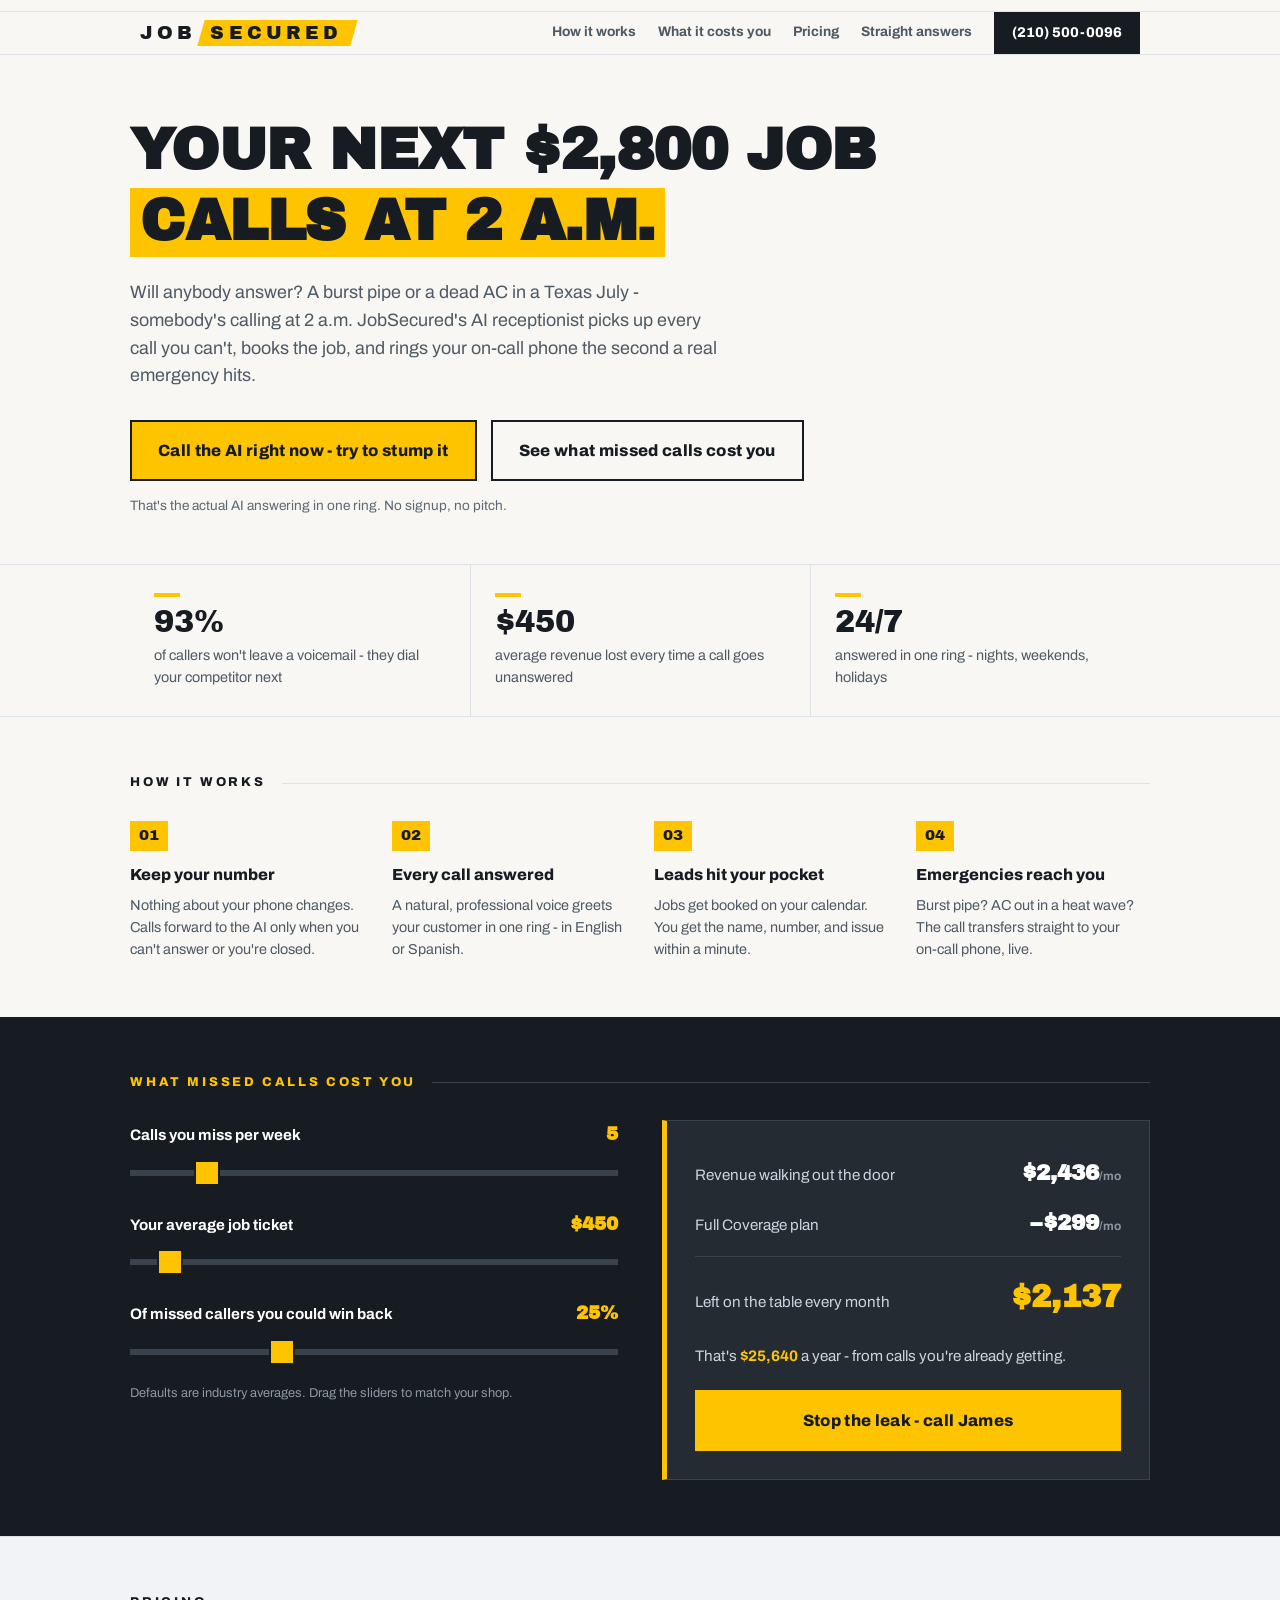
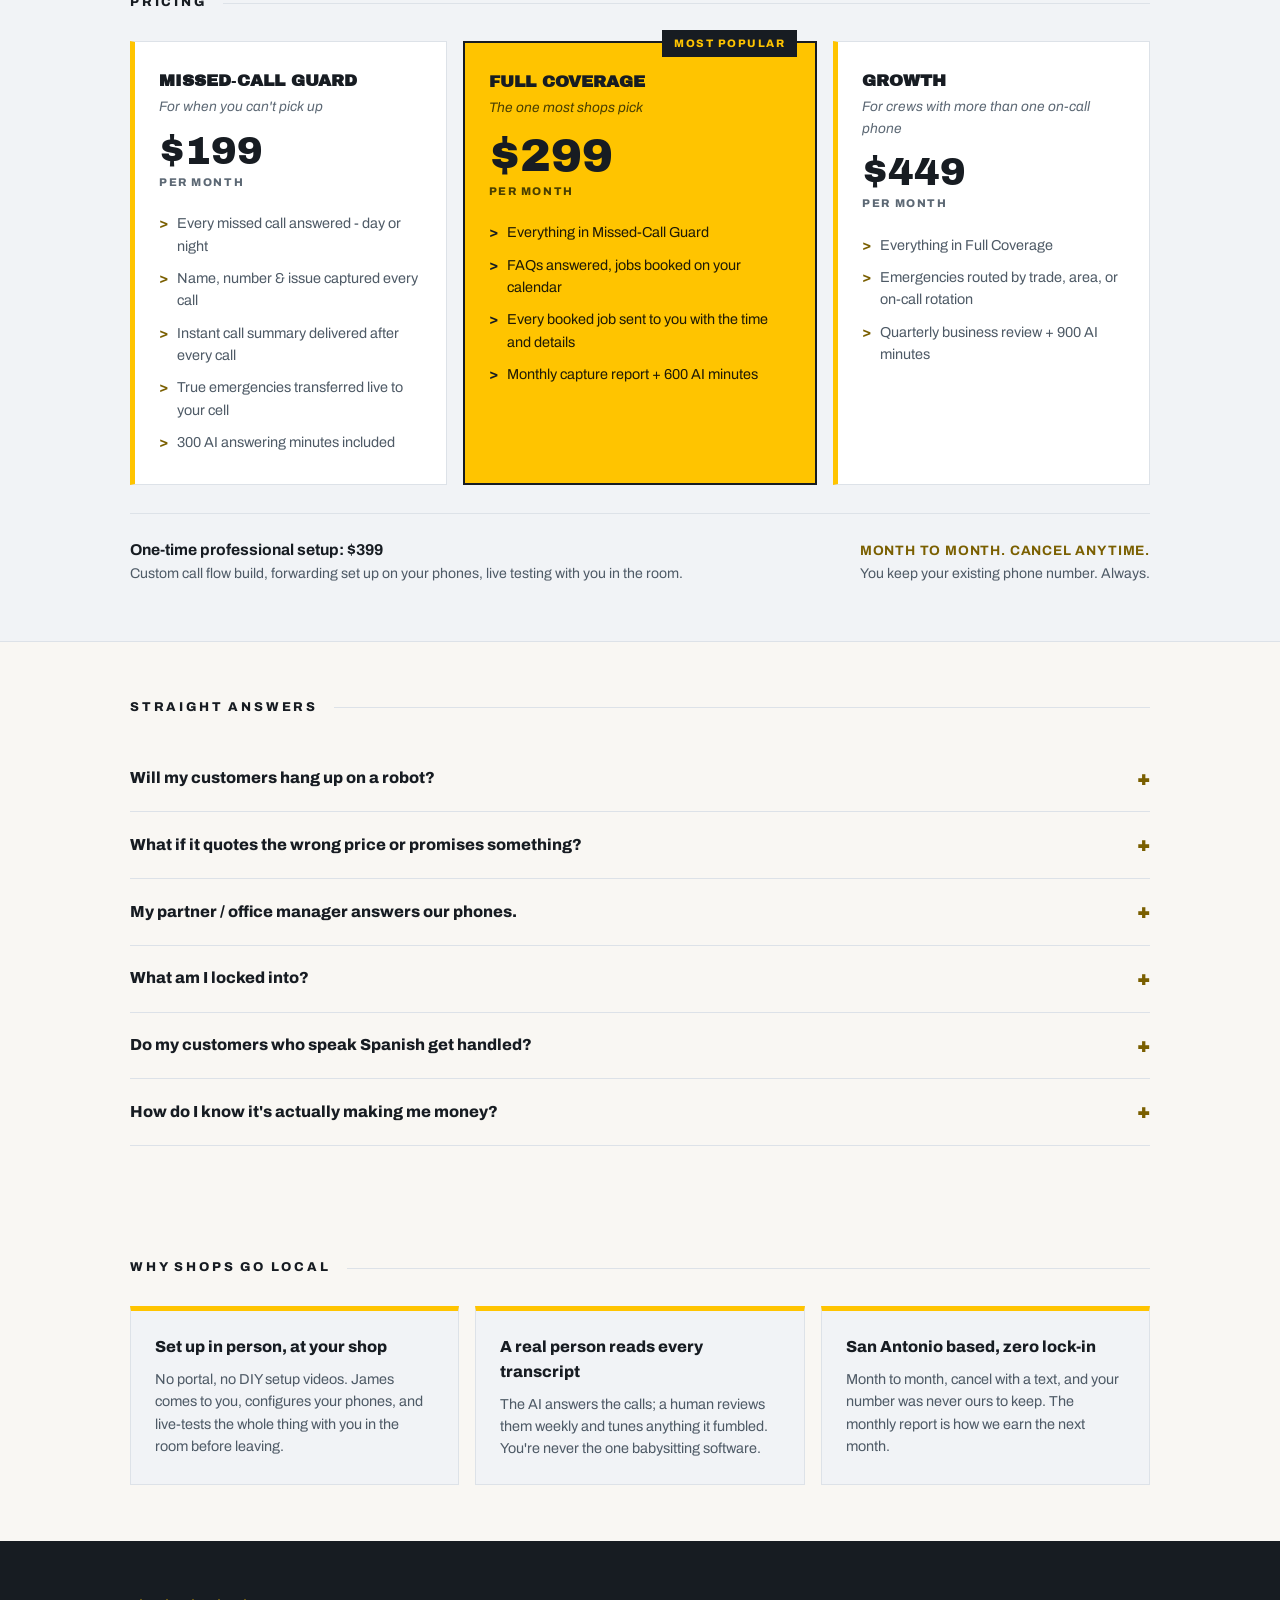
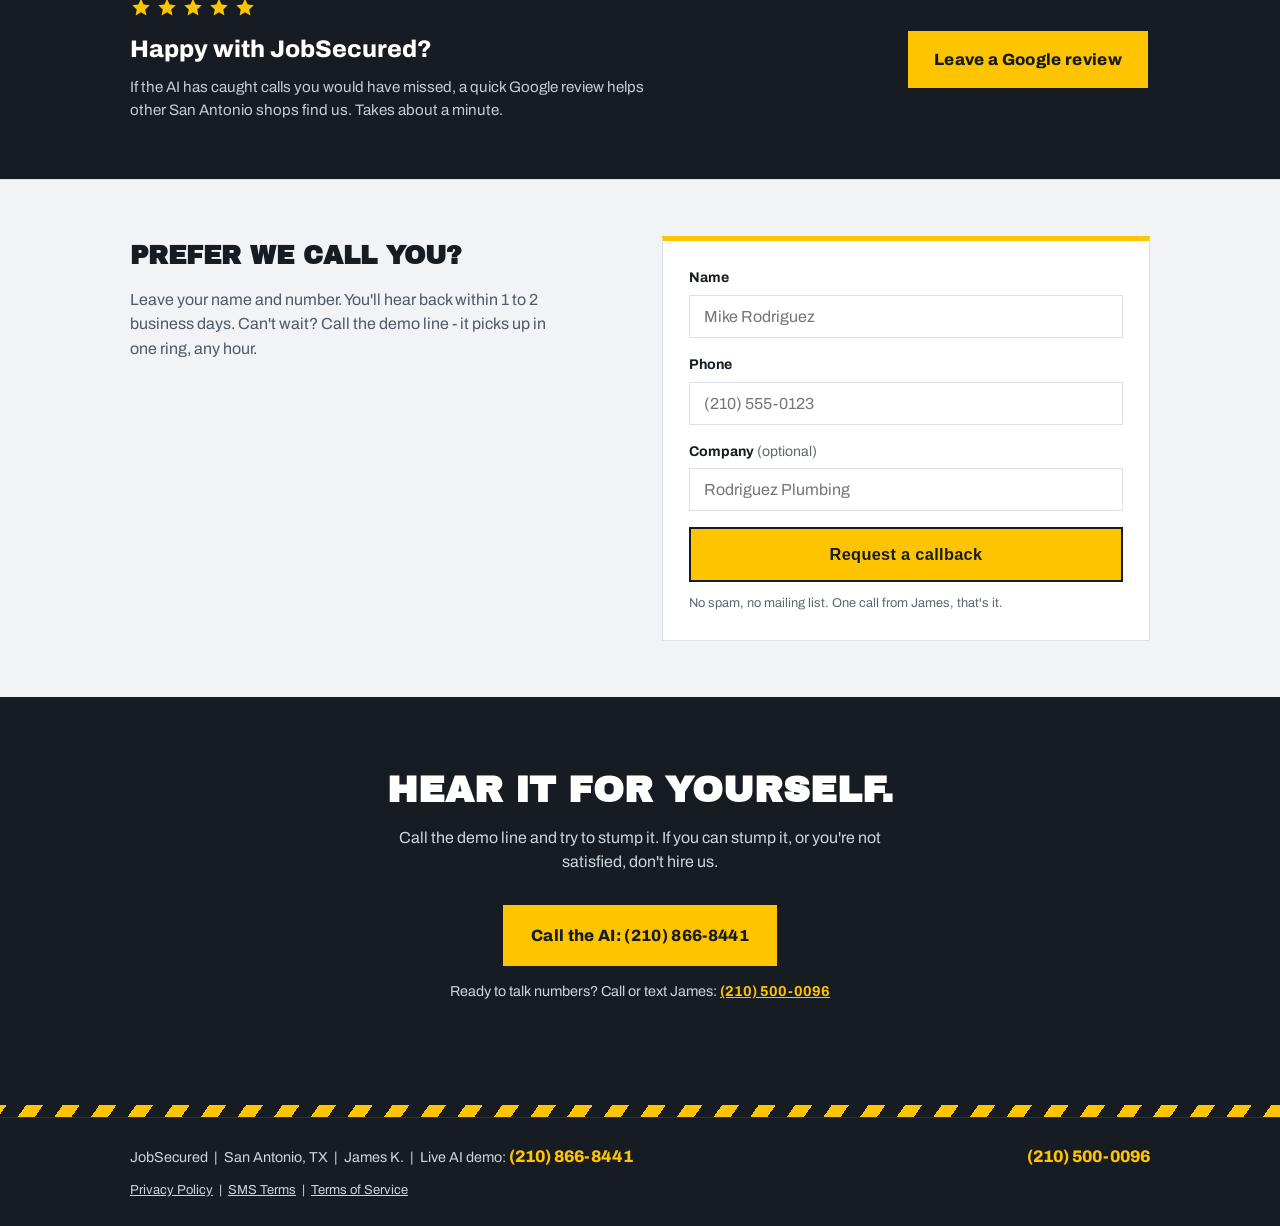
<file: index.html>
<!DOCTYPE html>
<html lang="en">
<head>
<meta charset="UTF-8">
<meta name="viewport" content="width=device-width, initial-scale=1.0">
<title>JobSecured | AI Call Answering for Plumbing &amp; HVAC | San Antonio, TX</title>
<meta name="description" content="JobSecured's AI receptionist answers every plumbing and HVAC call you can't - 24/7. Books the job, sends you the lead, transfers real emergencies to your on-call phone. San Antonio, TX.">
<meta property="og:title" content="JobSecured | Never Miss Another Emergency Call">
<meta property="og:description" content="An AI receptionist answers when you're under a sink or asleep. Books the job, sends you the lead, rings you for true emergencies.">
<meta property="og:type" content="website">
<meta property="og:url" content="https://jobsecured.co/">
<meta property="og:site_name" content="JobSecured">
<meta property="og:image" content="https://jobsecured.co/og-image.png">
<meta property="og:image:width" content="1200">
<meta property="og:image:height" content="630">
<meta property="og:image:alt" content="JobSecured - AI call answering for plumbing and HVAC companies in San Antonio">
<link rel="canonical" href="https://jobsecured.co/">
<meta name="twitter:card" content="summary_large_image">
<meta name="twitter:title" content="JobSecured | Never Miss Another Emergency Call">
<meta name="twitter:description" content="An AI receptionist answers when you can't. Books the job, sends you the lead, rings you for true emergencies. San Antonio, TX.">
<meta name="twitter:image" content="https://jobsecured.co/og-image.png">
<meta name="theme-color" content="#171C22">
<meta name="geo.region" content="US-TX">
<meta name="geo.placename" content="San Antonio">
<link rel="preconnect" href="https://fonts.googleapis.com">
<link rel="preconnect" href="https://fonts.gstatic.com" crossorigin>
<link href="https://fonts.googleapis.com/css2?family=Archivo:wdth,wght@75..100,400..900&family=Archivo+Black&display=swap" rel="stylesheet">
<link rel="icon" href="favicon.svg" type="image/svg+xml">
<link rel="stylesheet" href="styles.css">
<script type="application/ld+json">
{
  "@context": "https://schema.org",
  "@type": "LocalBusiness",
  "name": "JobSecured",
  "url": "https://jobsecured.co",
  "image": "https://jobsecured.co/og-image.png",
  "description": "24/7 AI call answering for plumbing and HVAC companies. Every missed call answered, every lead captured, emergencies transferred live.",
  "telephone": "+1-210-500-0096",
  "address": {"@type": "PostalAddress", "addressLocality": "San Antonio", "addressRegion": "TX", "addressCountry": "US"},
  "areaServed": "San Antonio, TX",
  "priceRange": "$199-$449/month"
}
</script>
<script type="application/ld+json">
{
  "@context": "https://schema.org",
  "@type": "FAQPage",
  "mainEntity": [
    {"@type": "Question", "name": "Will my customers hang up on a robot?",
     "acceptedAnswer": {"@type": "Answer", "text": "Some might - but 93% of callers already hang up on your voicemail, so the AI only ever talks to people you were losing anyway. It talks like a person, not a press-1 phone tree. Call the demo and judge for yourself."}},
    {"@type": "Question", "name": "What if it quotes the wrong price or promises something?",
     "acceptedAnswer": {"@type": "Answer", "text": "It can't. It's hard-locked to the price ranges you approve, and it always says your tech confirms exact pricing on site. You approve every word before it goes live, and every transcript gets reviewed weekly."}},
    {"@type": "Question", "name": "My partner or office manager answers our phones.",
     "acceptedAnswer": {"@type": "Answer", "text": "Then you're ahead of most shops. This isn't a replacement for them - it's for when they're at lunch, on the other line, or asleep. Every one of those calls currently hits voicemail. They get a summary of everything it catches."}},
    {"@type": "Question", "name": "What am I locked into?",
     "acceptedAnswer": {"@type": "Answer", "text": "Nothing. Month to month, cancel with a text. Forwarding reverts with one dial code and your number was never ours to keep. The monthly report is how we earn the next month."}},
    {"@type": "Question", "name": "Do my customers who speak Spanish get handled?",
     "acceptedAnswer": {"@type": "Answer", "text": "Yes - same booking, same emergency transfer, in Spanish. We configure the greeting to handle both from day one."}},
    {"@type": "Question", "name": "How do I know it's actually making me money?",
     "acceptedAnswer": {"@type": "Answer", "text": "Every month you get one page: calls answered, after-hours calls caught, jobs booked, and what those jobs were worth. If that page doesn't clearly beat the monthly fee, fire us. That's the whole deal."}}
  ]
}
</script>
</head>
<body>

<a class="skip-link" href="#main">Skip to main content</a>

<div class="hazard hazard-top" aria-hidden="true"></div>

<header id="top">
  <div class="wrap head-in">
    <a class="wordmark" href="#top">JOB<span class="wm-hl">SECURED</span></a>
    <nav class="main-nav" aria-label="Main">
      <a href="#how">How it works</a>
      <a href="#calculator">What it costs you</a>
      <a href="#pricing">Pricing</a>
      <a href="#answers">Straight answers</a>
    </nav>
    <a class="head-call" href="tel:+12105000096">(210) 500‑0096</a>
    <button class="nav-toggle" aria-label="Open menu" aria-expanded="false">
      <span></span><span></span><span></span>
    </button>
  </div>
  <nav class="mobile-nav" aria-label="Mobile">
    <a href="#how">How it works</a>
    <a href="#calculator">What it costs you</a>
    <a href="#pricing">Pricing</a>
    <a href="#answers">Straight answers</a>
    <a href="tel:+12105000096" class="mob-call">Call (210) 500‑0096</a>
  </nav>
</header>

<main id="main">

<section class="hero">
  <div class="wrap">
    <h1 class="reveal">Your next $2,800 job<br><span class="hl">calls at 2 a.m.</span></h1>
    <p class="lede reveal">Will anybody answer? A burst pipe or a dead AC in a Texas July - somebody's calling at 2 a.m. JobSecured's AI receptionist picks up every call you can't, books the job, and rings your on‑call phone the second a real emergency hits.</p>
    <div class="cta-row reveal">
      <a class="btn btn-solid" href="tel:+12108668441">Call the AI right now - try to stump it</a>
      <a class="btn btn-ghost" href="#calculator">See what missed calls cost you</a>
    </div>
    <p class="cta-note reveal">That's the actual AI answering in one ring. No signup, no pitch.</p>
  </div>
</section>

<div class="stats">
  <div class="wrap stats-in">
    <div class="stat reveal"><div class="tick"></div><div class="big">93%</div><div class="lbl">of callers won't leave a voicemail - they dial your competitor next</div></div>
    <div class="stat reveal"><div class="tick"></div><div class="big">$450</div><div class="lbl">average revenue lost every time a call goes unanswered</div></div>
    <div class="stat reveal"><div class="tick"></div><div class="big">24/7</div><div class="lbl">answered in one ring - nights, weekends, holidays</div></div>
  </div>
</div>

<section id="how">
  <div class="wrap">
    <h2 class="kicker">How it works</h2>
    <div class="steps">
      <div class="step reveal"><span class="num">01</span><h3>Keep your number</h3><p>Nothing about your phone changes. Calls forward to the AI only when you can't answer or you're closed.</p></div>
      <div class="step reveal"><span class="num">02</span><h3>Every call answered</h3><p>A natural, professional voice greets your customer in one ring - in English or Spanish.</p></div>
      <div class="step reveal"><span class="num">03</span><h3>Leads hit your pocket</h3><p>Jobs get booked on your calendar. You get the name, number, and issue within a minute.</p></div>
      <div class="step reveal"><span class="num">04</span><h3>Emergencies reach you</h3><p>Burst pipe? AC out in a heat wave? The call transfers straight to your on‑call phone, live.</p></div>
    </div>
  </div>
</section>

<section class="calc" id="calculator">
  <div class="wrap">
    <h2 class="kicker kicker-dark">What missed calls cost you</h2>
    <div class="calc-grid">
      <div class="calc-controls">
        <label for="missed">Calls you miss per week
          <span class="calc-val" id="missedVal">5</span>
        </label>
        <input type="range" id="missed" min="1" max="30" value="5" step="1">
        <label for="ticket">Your average job ticket
          <span class="calc-val" id="ticketVal">$450</span>
        </label>
        <input type="range" id="ticket" min="100" max="6000" value="450" step="50">
        <label for="close">Of missed callers you could win back
          <span class="calc-val" id="closeVal">25%</span>
        </label>
        <input type="range" id="close" min="10" max="60" value="25" step="5">
        <p class="calc-fine">Defaults are industry averages. Drag the sliders to match your shop.</p>
      </div>
      <div class="calc-result">
        <div class="calc-line">
          <span>Revenue walking out the door</span>
          <strong id="lostMonthly">$2,437<small>/mo</small></strong>
        </div>
        <div class="calc-line">
          <span>Full Coverage plan</span>
          <strong>−$299<small>/mo</small></strong>
        </div>
        <div class="calc-divider"></div>
        <div class="calc-line calc-net">
          <span>Left on the table every month</span>
          <strong id="netMonthly">$2,138</strong>
        </div>
        <p class="calc-year" id="calcNote"></p>
        <a class="btn btn-solid calc-btn" href="tel:+12105000096">Stop the leak - call James</a>
      </div>
    </div>
  </div>
</section>

<section class="pricing" id="pricing">
  <div class="wrap">
    <h2 class="kicker">Pricing</h2>
    <div class="tiers">
      <div class="tier reveal">
        <h3>Missed‑Call Guard</h3>
        <p class="tag">For when you can't pick up</p>
        <div class="price">$199</div>
        <div class="per">PER MONTH</div>
        <ul>
          <li>Every missed call answered - day or night</li>
          <li>Name, number &amp; issue captured every call</li>
          <li>Instant call summary delivered after every call</li>
          <li>True emergencies transferred live to your cell</li>
          <li>300 AI answering minutes included</li>
        </ul>
      </div>
      <div class="tier hot reveal">
        <span class="chip">Most Popular</span>
        <h3>Full Coverage</h3>
        <p class="tag">The one most shops pick</p>
        <div class="price">$299</div>
        <div class="per">PER MONTH</div>
        <ul>
          <li>Everything in Missed‑Call Guard</li>
          <li>FAQs answered, jobs booked on your calendar</li>
          <li>Every booked job sent to you with the time and details</li>
          <li>Monthly capture report + 600 AI minutes</li>
        </ul>
      </div>
      <div class="tier reveal">
        <h3>Growth</h3>
        <p class="tag">For crews with more than one on‑call phone</p>
        <div class="price">$449</div>
        <div class="per">PER MONTH</div>
        <ul>
          <li>Everything in Full Coverage</li>
          <li>Emergencies routed by trade, area, or on‑call rotation</li>
          <li>Quarterly business review + 900 AI minutes</li>
        </ul>
      </div>
    </div>
    <div class="setup">
      <div class="l">
        <b>One‑time professional setup: $399</b>
        <p>Custom call flow build, forwarding set up on your phones, live testing with you in the room.</p>
      </div>
      <div class="r">
        <b>Month to month. Cancel anytime.</b>
        <p>You keep your existing phone number. Always.</p>
      </div>
    </div>
  </div>
</section>

<section class="faq" id="answers">
  <div class="wrap">
    <h2 class="kicker">Straight answers</h2>
    <details>
      <summary>Will my customers hang up on a robot?</summary>
      <div class="a">Some might - but 93% of callers already hang up on your voicemail, so the AI only ever talks to people you were losing anyway. It talks like a person, not a press‑1 phone tree. Call the demo and judge for yourself.</div>
    </details>
    <details>
      <summary>What if it quotes the wrong price or promises something?</summary>
      <div class="a">It can't. It's hard‑locked to the price ranges you approve, and it always says your tech confirms exact pricing on site. You approve every word before it goes live, and every transcript gets reviewed weekly.</div>
    </details>
    <details>
      <summary>My partner / office manager answers our phones.</summary>
      <div class="a">Then you're ahead of most shops. This isn't a replacement for them - it's for when they're at lunch, on the other line, or asleep. Every one of those calls currently hits voicemail. They get a summary of everything it catches.</div>
    </details>
    <details>
      <summary>What am I locked into?</summary>
      <div class="a">Nothing. Month to month, cancel with a text. Forwarding reverts with one dial code and your number was never ours to keep. The monthly report is how we earn the next month.</div>
    </details>
    <details>
      <summary>Do my customers who speak Spanish get handled?</summary>
      <div class="a">Yes - same booking, same emergency transfer, in Spanish. We configure the greeting to handle both from day one.</div>
    </details>
    <details>
      <summary>How do I know it's actually making me money?</summary>
      <div class="a">Every month you get one page: calls answered, after‑hours calls caught, jobs booked, and what those jobs were worth. If that page doesn't clearly beat the monthly fee, fire us. That's the whole deal.</div>
    </details>
  </div>
</section>

<section class="local" id="local">
  <div class="wrap">
    <h2 class="kicker">Why shops go local</h2>
    <div class="local-grid">
      <div class="local-card reveal">
        <h3>Set up in person, at your shop</h3>
        <p>No portal, no DIY setup videos. James comes to you, configures your phones, and live-tests the whole thing with you in the room before leaving.</p>
      </div>
      <div class="local-card reveal">
        <h3>A real person reads every transcript</h3>
        <p>The AI answers the calls; a human reviews them weekly and tunes anything it fumbled. You're never the one babysitting software.</p>
      </div>
      <div class="local-card reveal">
        <h3>San Antonio based, zero lock‑in</h3>
        <p>Month to month, cancel with a text, and your number was never ours to keep. The monthly report is how we earn the next month.</p>
      </div>
    </div>
    <!-- TESTIMONIALS: activate when you have real client quotes. Never publish invented ones.
    <div class="quotes">
      <blockquote class="quote reveal">
        <p>"Quote from the client, in their words."</p>
        <cite>Name, Company - Neighborhood</cite>
      </blockquote>
    </div>
    -->
  </div>
</section>

<section class="review-band" id="review">
  <div class="wrap review-in">
    <div class="review-copy reveal">
      <div class="review-stars" aria-hidden="true">
        <svg viewBox="0 0 24 24" width="22" height="22"><path fill="currentColor" d="M12 2l2.9 6.26 6.6.76-4.9 4.55 1.32 6.5L12 16.77 6.08 20.07 7.4 13.57 2.5 9.02l6.6-.76z"/></svg>
        <svg viewBox="0 0 24 24" width="22" height="22"><path fill="currentColor" d="M12 2l2.9 6.26 6.6.76-4.9 4.55 1.32 6.5L12 16.77 6.08 20.07 7.4 13.57 2.5 9.02l6.6-.76z"/></svg>
        <svg viewBox="0 0 24 24" width="22" height="22"><path fill="currentColor" d="M12 2l2.9 6.26 6.6.76-4.9 4.55 1.32 6.5L12 16.77 6.08 20.07 7.4 13.57 2.5 9.02l6.6-.76z"/></svg>
        <svg viewBox="0 0 24 24" width="22" height="22"><path fill="currentColor" d="M12 2l2.9 6.26 6.6.76-4.9 4.55 1.32 6.5L12 16.77 6.08 20.07 7.4 13.57 2.5 9.02l6.6-.76z"/></svg>
        <svg viewBox="0 0 24 24" width="22" height="22"><path fill="currentColor" d="M12 2l2.9 6.26 6.6.76-4.9 4.55 1.32 6.5L12 16.77 6.08 20.07 7.4 13.57 2.5 9.02l6.6-.76z"/></svg>
      </div>
      <h2>Happy with JobSecured?</h2>
      <p>If the AI has caught calls you would have missed, a quick Google review helps other San Antonio shops find us. Takes about a minute.</p>
    </div>
    <a class="btn btn-solid review-btn reveal" href="https://g.page/r/CVqztZ7N7uJ9EAI/review" target="_blank" rel="noopener">Leave a Google review</a>
  </div>
</section>

<section class="contact" id="contact">
  <div class="wrap contact-grid">
    <div class="contact-copy">
      <h2>Prefer we call you?</h2>
      <p>Leave your name and number. You'll hear back within 1 to 2 business days. Can't wait? Call the demo line - it picks up in one ring, any hour.</p>
    </div>
    <form class="lead-form" action="https://formspree.io/f/mnjkrvor" method="POST">
      <input type="hidden" name="_subject" value="New lead - jobsecured.co callback request">
      <input type="text" name="_gotcha" style="display:none" tabindex="-1" autocomplete="off" aria-hidden="true">
      <label>Name
        <input type="text" name="name" required autocomplete="name" placeholder="Mike Rodriguez">
      </label>
      <label>Phone
        <input type="tel" name="phone" required autocomplete="tel" placeholder="(210) 555‑0123">
      </label>
      <label>Company <span class="opt">(optional)</span>
        <input type="text" name="company" autocomplete="organization" placeholder="Rodriguez Plumbing">
      </label>
      <button type="submit" class="btn btn-solid">Request a callback</button>
      <p class="form-fine">No spam, no mailing list. One call from James, that's it.</p>
    </form>
  </div>
</section>

<div class="final">
  <h2>Hear it for yourself.</h2>
  <p>Call the demo line and try to stump it. If you can stump it, or you're not satisfied, don't hire us.</p>
  <a class="btn btn-solid" href="tel:+12108668441">Call the AI: (210) 866‑8441</a>
  <p class="alt-cta">Ready to talk numbers? Call or text James: <a href="tel:+12105000096">(210) 500‑0096</a></p>
</div>

</main>

<div class="hazard" aria-hidden="true"></div>

<footer>
  <div class="wrap foot-in">
    <span>JobSecured &nbsp;|&nbsp; San Antonio, TX &nbsp;|&nbsp; James K. &nbsp;|&nbsp; Live AI demo: <a class="ph" href="tel:+12108668441">(210) 866‑8441</a></span>
    <a class="ph" href="tel:+12105000096">(210) 500‑0096</a>
  </div>
  <div class="wrap" style="margin-top:10px;font-size:13px;">
    <a class="ph" href="privacy.html">Privacy Policy</a>&nbsp;&nbsp;|&nbsp;&nbsp;<a class="ph" href="sms-terms.html">SMS Terms</a>&nbsp;&nbsp;|&nbsp;&nbsp;<a class="ph" href="terms.html">Terms of Service</a>
  </div>
</footer>

<a class="callbar" href="tel:+12108668441">Tap to call - hear the AI live</a>

<script src="main.js"></script>
<script data-goatcounter="https://jobsecured.goatcounter.com/count" async src="//gc.zgo.at/count.js"></script>
</body>
</html>
</file>
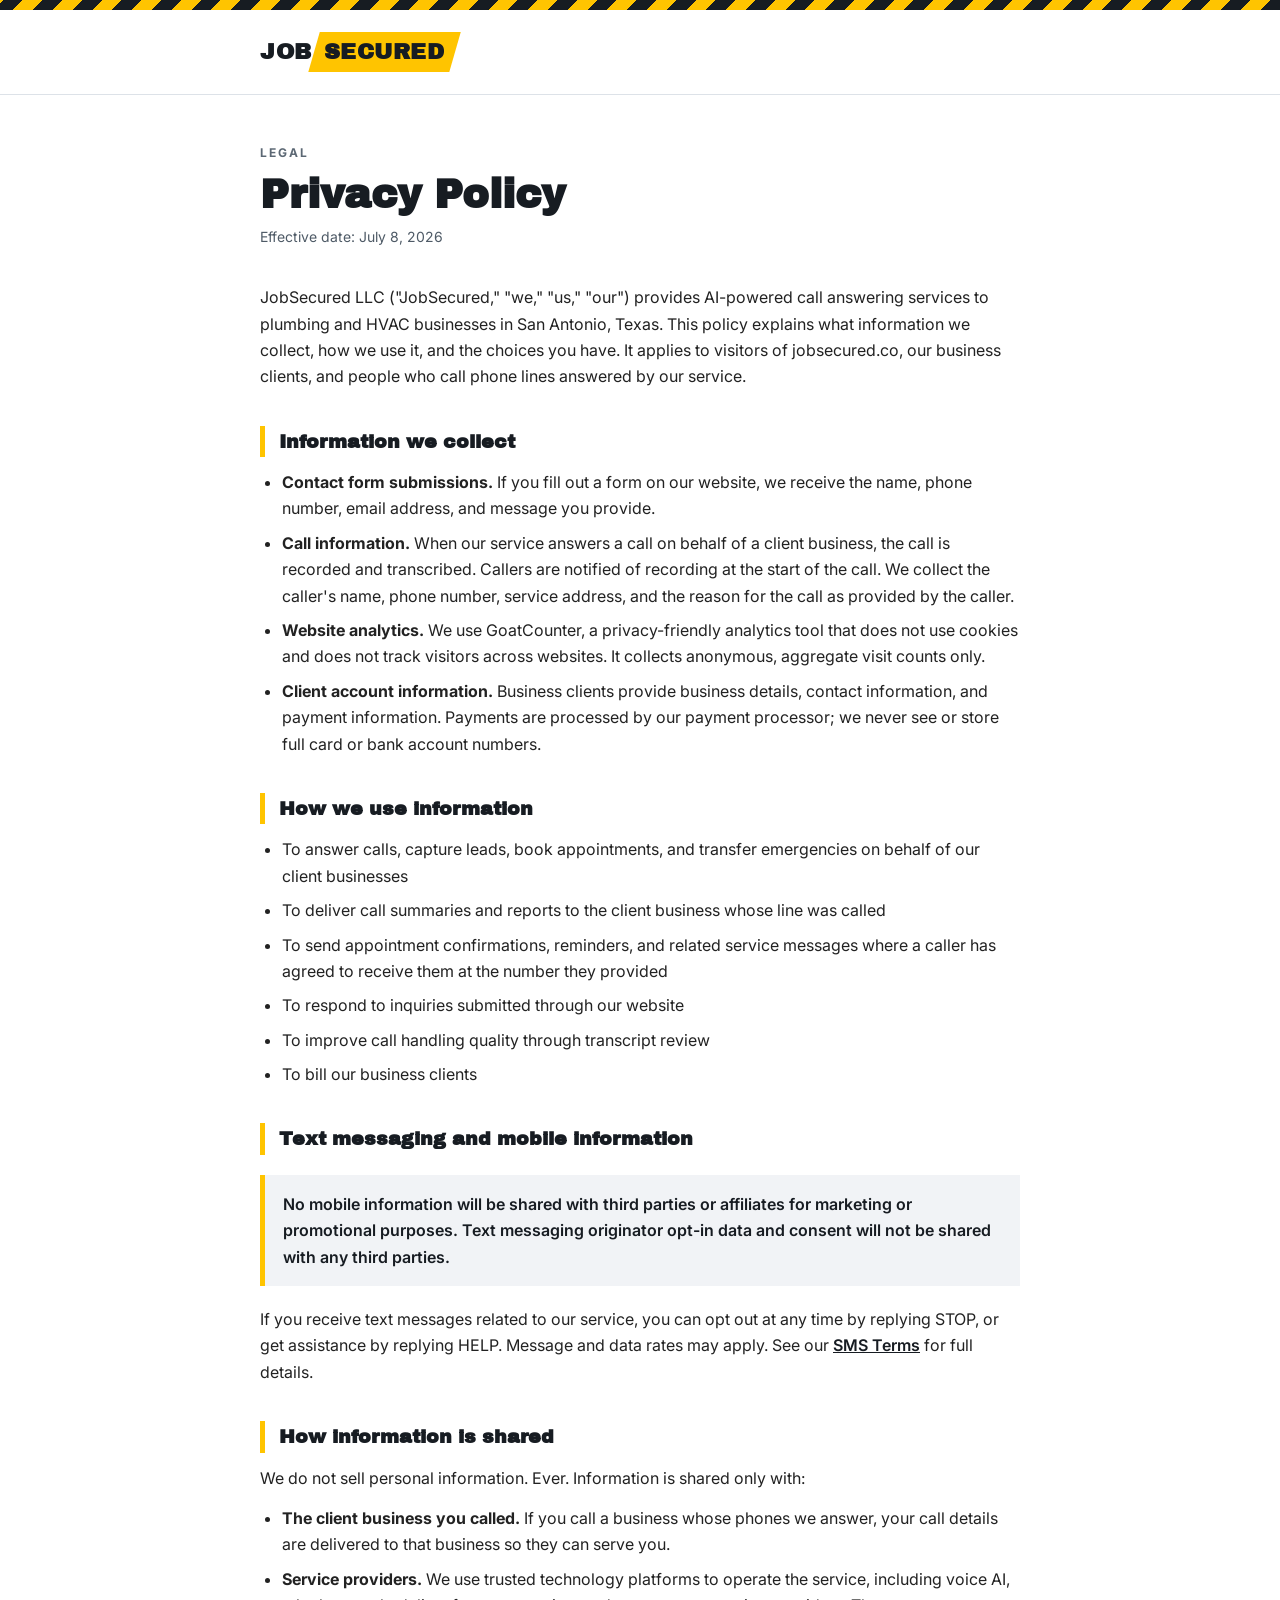
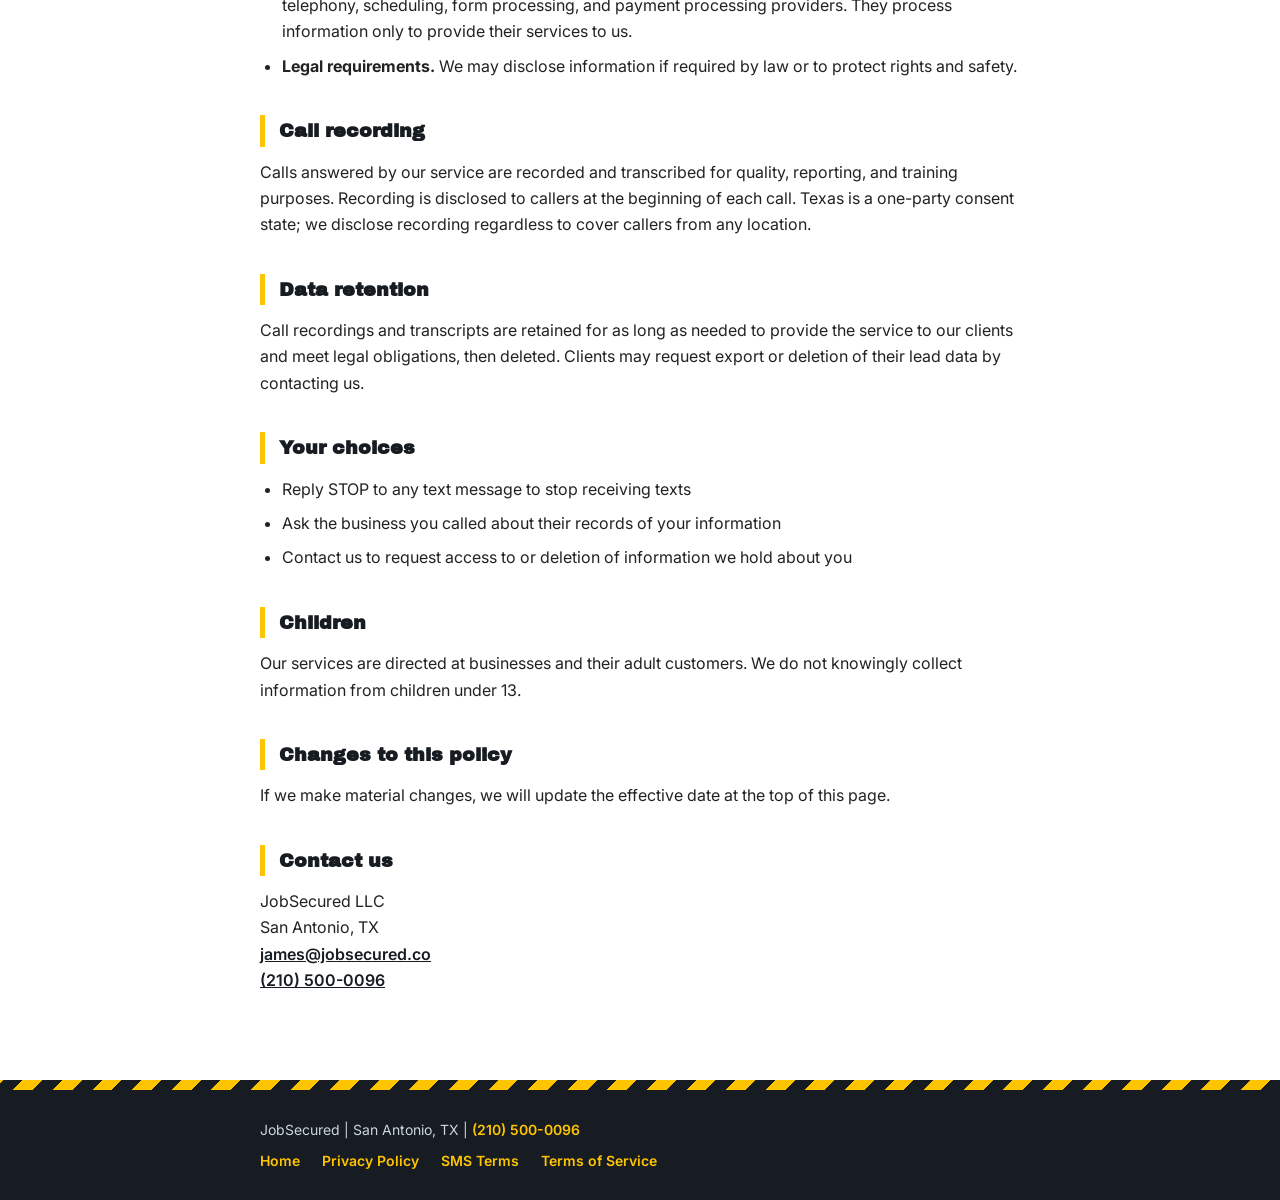
<file: privacy.html>
<!DOCTYPE html>
<html lang="en">
<head>
<meta charset="UTF-8">
<meta name="viewport" content="width=device-width, initial-scale=1.0">
<title>Privacy Policy | JobSecured</title>
<meta name="description" content="JobSecured privacy policy. How we collect, use, and protect caller and client information. Mobile information is never shared with third parties for marketing.">
<link rel="icon" href="favicon.svg" type="image/svg+xml">
<link rel="canonical" href="https://jobsecured.co/privacy.html">
<link rel="preconnect" href="https://fonts.googleapis.com">
<link rel="preconnect" href="https://fonts.gstatic.com" crossorigin>
<link href="https://fonts.googleapis.com/css2?family=Archivo+Black&family=Inter:wght@400;600;700&display=swap" rel="stylesheet">
<style>
  :root{
    --ink:#171C22;
    --yellow:#FFC400;
    --grey:#4E5A66;
    --faint:#5C6874;
    --panel:#F1F3F6;
    --line:#DDE2E8;
  }
  *{margin:0;padding:0;box-sizing:border-box}
  body{font-family:'Inter',-apple-system,sans-serif;color:var(--ink);background:#fff;line-height:1.65;font-size:16px}
  .hazard{height:10px;background:repeating-linear-gradient(-45deg,var(--ink) 0 14px,var(--yellow) 14px 28px)}
  header{padding:22px 24px;border-bottom:1px solid var(--line)}
  .wrap{max-width:760px;margin:0 auto}
  .wordmark{font-family:'Archivo Black',sans-serif;font-size:22px;letter-spacing:.5px;text-decoration:none;color:var(--ink);display:inline-block}
  .wordmark .swipe{position:relative;display:inline-block;padding:2px 10px;margin-left:2px}
  .wordmark .swipe::before{content:"";position:absolute;inset:0;background:var(--yellow);transform:skewX(-16deg);z-index:-1}
  main{padding:48px 24px 72px}
  .eyebrow{font-weight:700;font-size:12px;letter-spacing:2px;text-transform:uppercase;color:var(--faint);margin-bottom:10px}
  h1{font-family:'Archivo Black',sans-serif;font-size:clamp(28px,5vw,40px);line-height:1.1;margin-bottom:8px}
  .effective{color:var(--grey);font-size:14px;margin-bottom:36px}
  h2{font-family:'Archivo Black',sans-serif;font-size:19px;margin:36px 0 12px;padding-left:14px;border-left:5px solid var(--yellow)}
  p{margin-bottom:14px;color:#222}
  ul{margin:0 0 14px 22px}
  li{margin-bottom:8px;color:#222}
  .callout{background:var(--panel);border-left:5px solid var(--yellow);padding:16px 18px;margin:20px 0;font-weight:600}
  a{color:var(--ink);font-weight:600}
  footer{background:var(--ink);color:#CBD5DF;padding:28px 24px;font-size:14px}
  footer a{color:var(--yellow);text-decoration:none;font-weight:600}
  .footlinks{margin-top:8px}
  .footlinks a{margin-right:18px}
</style>
</head>
<body>
<div class="hazard hazard-top"></div>
<header>
  <div class="wrap">
    <a class="wordmark" href="index.html">JOB<span class="swipe">SECURED</span></a>
  </div>
</header>

<main>
  <div class="wrap">
    <p class="eyebrow">Legal</p>
    <h1>Privacy Policy</h1>
    <p class="effective">Effective date: July 8, 2026</p>

    <p>JobSecured LLC ("JobSecured," "we," "us," "our") provides AI-powered call answering services to plumbing and HVAC businesses in San Antonio, Texas. This policy explains what information we collect, how we use it, and the choices you have. It applies to visitors of jobsecured.co, our business clients, and people who call phone lines answered by our service.</p>

    <h2>Information we collect</h2>
    <ul>
      <li><strong>Contact form submissions.</strong> If you fill out a form on our website, we receive the name, phone number, email address, and message you provide.</li>
      <li><strong>Call information.</strong> When our service answers a call on behalf of a client business, the call is recorded and transcribed. Callers are notified of recording at the start of the call. We collect the caller's name, phone number, service address, and the reason for the call as provided by the caller.</li>
      <li><strong>Website analytics.</strong> We use GoatCounter, a privacy-friendly analytics tool that does not use cookies and does not track visitors across websites. It collects anonymous, aggregate visit counts only.</li>
      <li><strong>Client account information.</strong> Business clients provide business details, contact information, and payment information. Payments are processed by our payment processor; we never see or store full card or bank account numbers.</li>
    </ul>

    <h2>How we use information</h2>
    <ul>
      <li>To answer calls, capture leads, book appointments, and transfer emergencies on behalf of our client businesses</li>
      <li>To deliver call summaries and reports to the client business whose line was called</li>
      <li>To send appointment confirmations, reminders, and related service messages where a caller has agreed to receive them at the number they provided</li>
      <li>To respond to inquiries submitted through our website</li>
      <li>To improve call handling quality through transcript review</li>
      <li>To bill our business clients</li>
    </ul>

    <h2>Text messaging and mobile information</h2>
    <div class="callout">No mobile information will be shared with third parties or affiliates for marketing or promotional purposes. Text messaging originator opt-in data and consent will not be shared with any third parties.</div>
    <p>If you receive text messages related to our service, you can opt out at any time by replying STOP, or get assistance by replying HELP. Message and data rates may apply. See our <a href="sms-terms.html">SMS Terms</a> for full details.</p>

    <h2>How information is shared</h2>
    <p>We do not sell personal information. Ever. Information is shared only with:</p>
    <ul>
      <li><strong>The client business you called.</strong> If you call a business whose phones we answer, your call details are delivered to that business so they can serve you.</li>
      <li><strong>Service providers.</strong> We use trusted technology platforms to operate the service, including voice AI, telephony, scheduling, form processing, and payment processing providers. They process information only to provide their services to us.</li>
      <li><strong>Legal requirements.</strong> We may disclose information if required by law or to protect rights and safety.</li>
    </ul>

    <h2>Call recording</h2>
    <p>Calls answered by our service are recorded and transcribed for quality, reporting, and training purposes. Recording is disclosed to callers at the beginning of each call. Texas is a one-party consent state; we disclose recording regardless to cover callers from any location.</p>

    <h2>Data retention</h2>
    <p>Call recordings and transcripts are retained for as long as needed to provide the service to our clients and meet legal obligations, then deleted. Clients may request export or deletion of their lead data by contacting us.</p>

    <h2>Your choices</h2>
    <ul>
      <li>Reply STOP to any text message to stop receiving texts</li>
      <li>Ask the business you called about their records of your information</li>
      <li>Contact us to request access to or deletion of information we hold about you</li>
    </ul>

    <h2>Children</h2>
    <p>Our services are directed at businesses and their adult customers. We do not knowingly collect information from children under 13.</p>

    <h2>Changes to this policy</h2>
    <p>If we make material changes, we will update the effective date at the top of this page.</p>

    <h2>Contact us</h2>
    <p>JobSecured LLC<br>
    San Antonio, TX<br>
    <a href="mailto:james@jobsecured.co">james@jobsecured.co</a><br>
    <a href="tel:+12105000096">(210) 500-0096</a></p>
  </div>
</main>

<div class="hazard"></div>
<footer>
  <div class="wrap">
    JobSecured | San Antonio, TX | <a href="tel:+12105000096">(210) 500-0096</a>
    <div class="footlinks">
      <a href="index.html">Home</a>
      <a href="privacy.html">Privacy Policy</a>
      <a href="sms-terms.html">SMS Terms</a>
      <a href="terms.html">Terms of Service</a>
    </div>
  </div>
</footer>
</body>
</html>
</file>
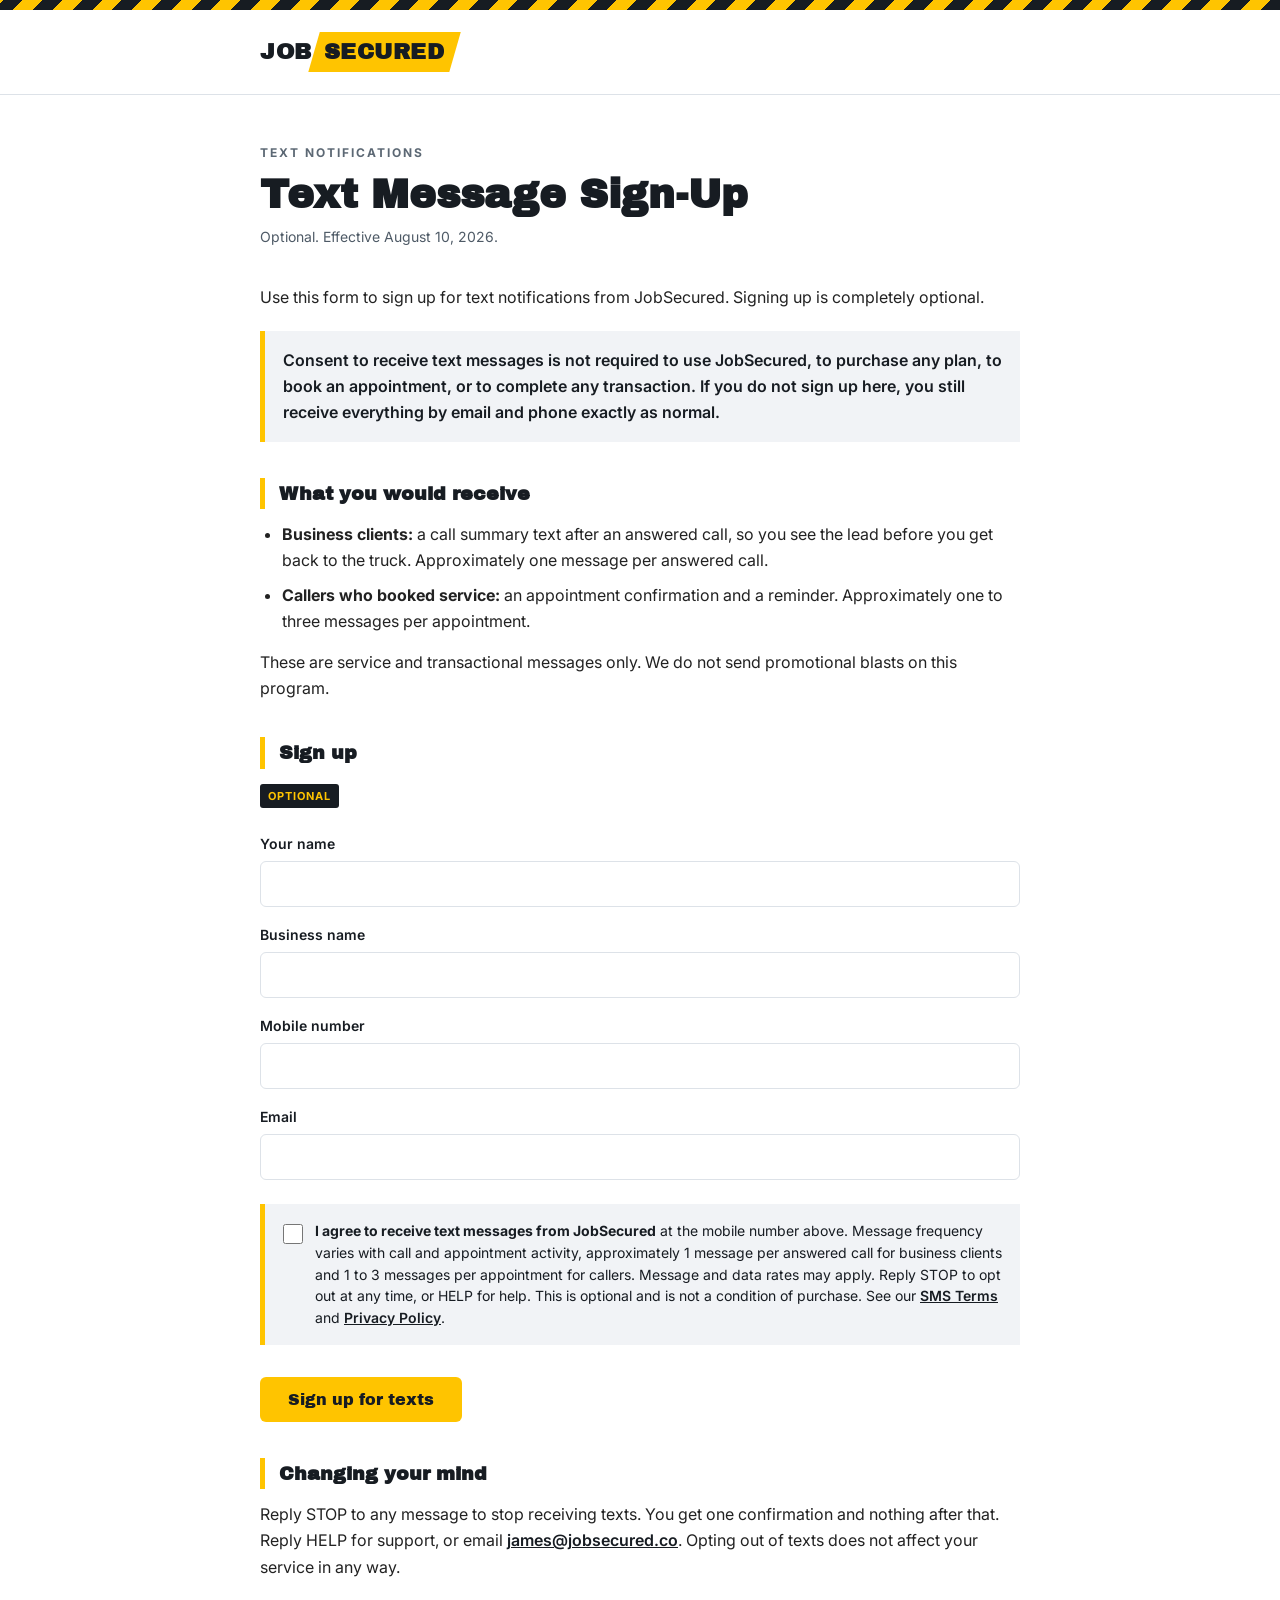
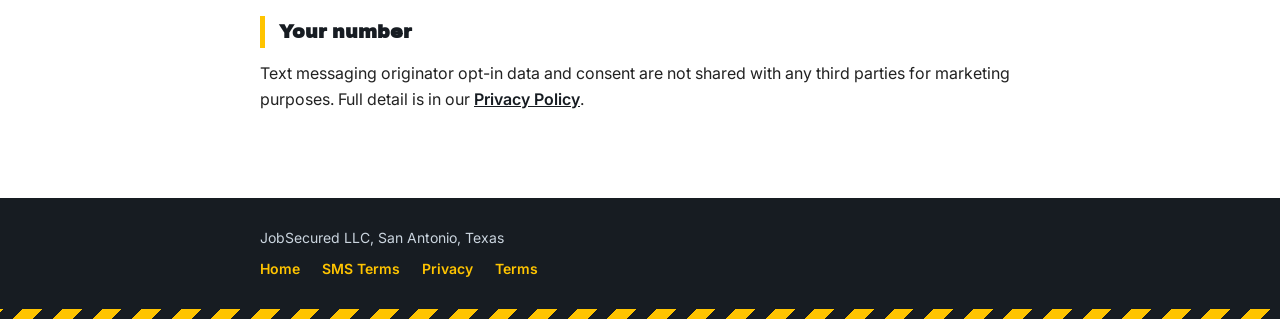
<file: sms-optin.html>
<!DOCTYPE html>
<html lang="en">
<head>
<meta charset="UTF-8">
<meta name="viewport" content="width=device-width, initial-scale=1.0">
<title>Text Message Sign-Up | JobSecured</title>
<meta name="description" content="Optional sign-up for JobSecured text notifications. Consent is never required to use our service.">
<link rel="icon" href="favicon.svg" type="image/svg+xml">
<link rel="canonical" href="https://jobsecured.co/sms-optin.html">
<link rel="preconnect" href="https://fonts.googleapis.com">
<link rel="preconnect" href="https://fonts.gstatic.com" crossorigin>
<link href="https://fonts.googleapis.com/css2?family=Archivo+Black&family=Inter:wght@400;600;700&display=swap" rel="stylesheet">
<style>
  :root{
    --ink:#171C22;
    --yellow:#FFC400;
    --grey:#4E5A66;
    --faint:#5C6874;
    --panel:#F1F3F6;
    --line:#DDE2E8;
  }
  *{margin:0;padding:0;box-sizing:border-box}
  body{font-family:'Inter',-apple-system,sans-serif;color:var(--ink);background:#fff;line-height:1.65;font-size:16px}
  .hazard{height:10px;background:repeating-linear-gradient(-45deg,var(--ink) 0 14px,var(--yellow) 14px 28px)}
  header{padding:22px 24px;border-bottom:1px solid var(--line)}
  .wrap{max-width:760px;margin:0 auto}
  .wordmark{font-family:'Archivo Black',sans-serif;font-size:22px;letter-spacing:.5px;text-decoration:none;color:var(--ink);display:inline-block}
  .wordmark .swipe{position:relative;display:inline-block;padding:2px 10px;margin-left:2px}
  .wordmark .swipe::before{content:"";position:absolute;inset:0;background:var(--yellow);transform:skewX(-16deg);z-index:-1}
  main{padding:48px 24px 72px}
  .eyebrow{font-weight:700;font-size:12px;letter-spacing:2px;text-transform:uppercase;color:var(--faint);margin-bottom:10px}
  h1{font-family:'Archivo Black',sans-serif;font-size:clamp(28px,5vw,40px);line-height:1.1;margin-bottom:8px}
  .effective{color:var(--grey);font-size:14px;margin-bottom:36px}
  h2{font-family:'Archivo Black',sans-serif;font-size:19px;margin:36px 0 12px;padding-left:14px;border-left:5px solid var(--yellow)}
  h3{font-family:'Archivo Black',sans-serif;font-size:15px;margin:24px 0 8px}
  p{margin-bottom:14px;color:#222}
  ul{margin:0 0 14px 22px}
  li{margin-bottom:8px;color:#222}
  .callout{background:var(--panel);border-left:5px solid var(--yellow);padding:16px 18px;margin:20px 0;font-weight:600}
  a{color:var(--ink);font-weight:600}
  footer{background:var(--ink);color:#CBD5DF;padding:28px 24px;font-size:14px}
  footer a{color:var(--yellow);text-decoration:none;font-weight:600}
  .footlinks{margin-top:8px}
  .footlinks a{margin-right:18px}
  label.field{display:block;font-weight:600;font-size:14px;margin:16px 0 6px}
  input[type=text],input[type=tel],input[type=email]{width:100%;padding:12px 14px;border:1px solid var(--line);border-radius:6px;font-family:inherit;font-size:16px}
  .consent{display:flex;gap:12px;align-items:flex-start;background:var(--panel);border-left:5px solid var(--yellow);padding:16px 18px;margin:24px 0}
  .consent input{margin-top:4px;width:20px;height:20px;flex:none}
  .consent span{font-size:14px;line-height:1.55}
  .optional{display:inline-block;background:var(--ink);color:var(--yellow);font-size:11px;font-weight:700;letter-spacing:1px;text-transform:uppercase;padding:3px 8px;border-radius:3px;margin-bottom:8px}
  button{background:var(--yellow);color:var(--ink);border:none;font-family:'Archivo Black',sans-serif;font-size:16px;padding:14px 28px;border-radius:6px;cursor:pointer;margin-top:8px}
</style>
</head>
<body>
<div class="hazard hazard-top"></div>
<header>
  <div class="wrap">
    <a class="wordmark" href="index.html">JOB<span class="swipe">SECURED</span></a>
  </div>
</header>

<main>
  <div class="wrap">
    <p class="eyebrow">Text notifications</p>
    <h1>Text Message Sign-Up</h1>
    <p class="effective">Optional. Effective August 10, 2026.</p>

    <p>Use this form to sign up for text notifications from JobSecured. Signing up is completely optional.</p>

    <div class="callout">Consent to receive text messages is not required to use JobSecured, to purchase any plan, to book an appointment, or to complete any transaction. If you do not sign up here, you still receive everything by email and phone exactly as normal.</div>

    <h2>What you would receive</h2>
    <ul>
      <li><strong>Business clients:</strong> a call summary text after an answered call, so you see the lead before you get back to the truck. Approximately one message per answered call.</li>
      <li><strong>Callers who booked service:</strong> an appointment confirmation and a reminder. Approximately one to three messages per appointment.</li>
    </ul>
    <p>These are service and transactional messages only. We do not send promotional blasts on this program.</p>

    <h2>Sign up</h2>
    <span class="optional">Optional</span>
    <form action="https://formspree.io/f/mnjkrvor" method="POST">
      <input type="hidden" name="_subject" value="SMS opt-in">
      <input type="hidden" name="form_type" value="sms_optin">

      <label class="field" for="name">Your name</label>
      <input type="text" id="name" name="name" required>

      <label class="field" for="business">Business name</label>
      <input type="text" id="business" name="business">

      <label class="field" for="phone">Mobile number</label>
      <input type="tel" id="phone" name="phone" required>

      <label class="field" for="email">Email</label>
      <input type="email" id="email" name="email" required>

      <div class="consent">
        <input type="checkbox" id="sms_consent" name="sms_consent" value="I agree to receive text messages from JobSecured">
        <span><strong>I agree to receive text messages from JobSecured</strong> at the mobile number above. Message frequency varies with call and appointment activity, approximately 1 message per answered call for business clients and 1 to 3 messages per appointment for callers. Message and data rates may apply. Reply STOP to opt out at any time, or HELP for help. This is optional and is not a condition of purchase. See our <a href="sms-terms.html">SMS Terms</a> and <a href="privacy.html">Privacy Policy</a>.</span>
      </div>

      <button type="submit">Sign up for texts</button>
    </form>

    <h2>Changing your mind</h2>
    <p>Reply STOP to any message to stop receiving texts. You get one confirmation and nothing after that. Reply HELP for support, or email <a href="mailto:james@jobsecured.co">james@jobsecured.co</a>. Opting out of texts does not affect your service in any way.</p>

    <h2>Your number</h2>
    <p>Text messaging originator opt-in data and consent are not shared with any third parties for marketing purposes. Full detail is in our <a href="privacy.html">Privacy Policy</a>.</p>
  </div>
</main>

<footer>
  <div class="wrap">
    <div>JobSecured LLC, San Antonio, Texas</div>
    <div class="footlinks">
      <a href="index.html">Home</a>
      <a href="sms-terms.html">SMS Terms</a>
      <a href="privacy.html">Privacy</a>
      <a href="terms.html">Terms</a>
    </div>
  </div>
</footer>
<div class="hazard"></div>
</body>
</html>
</file>
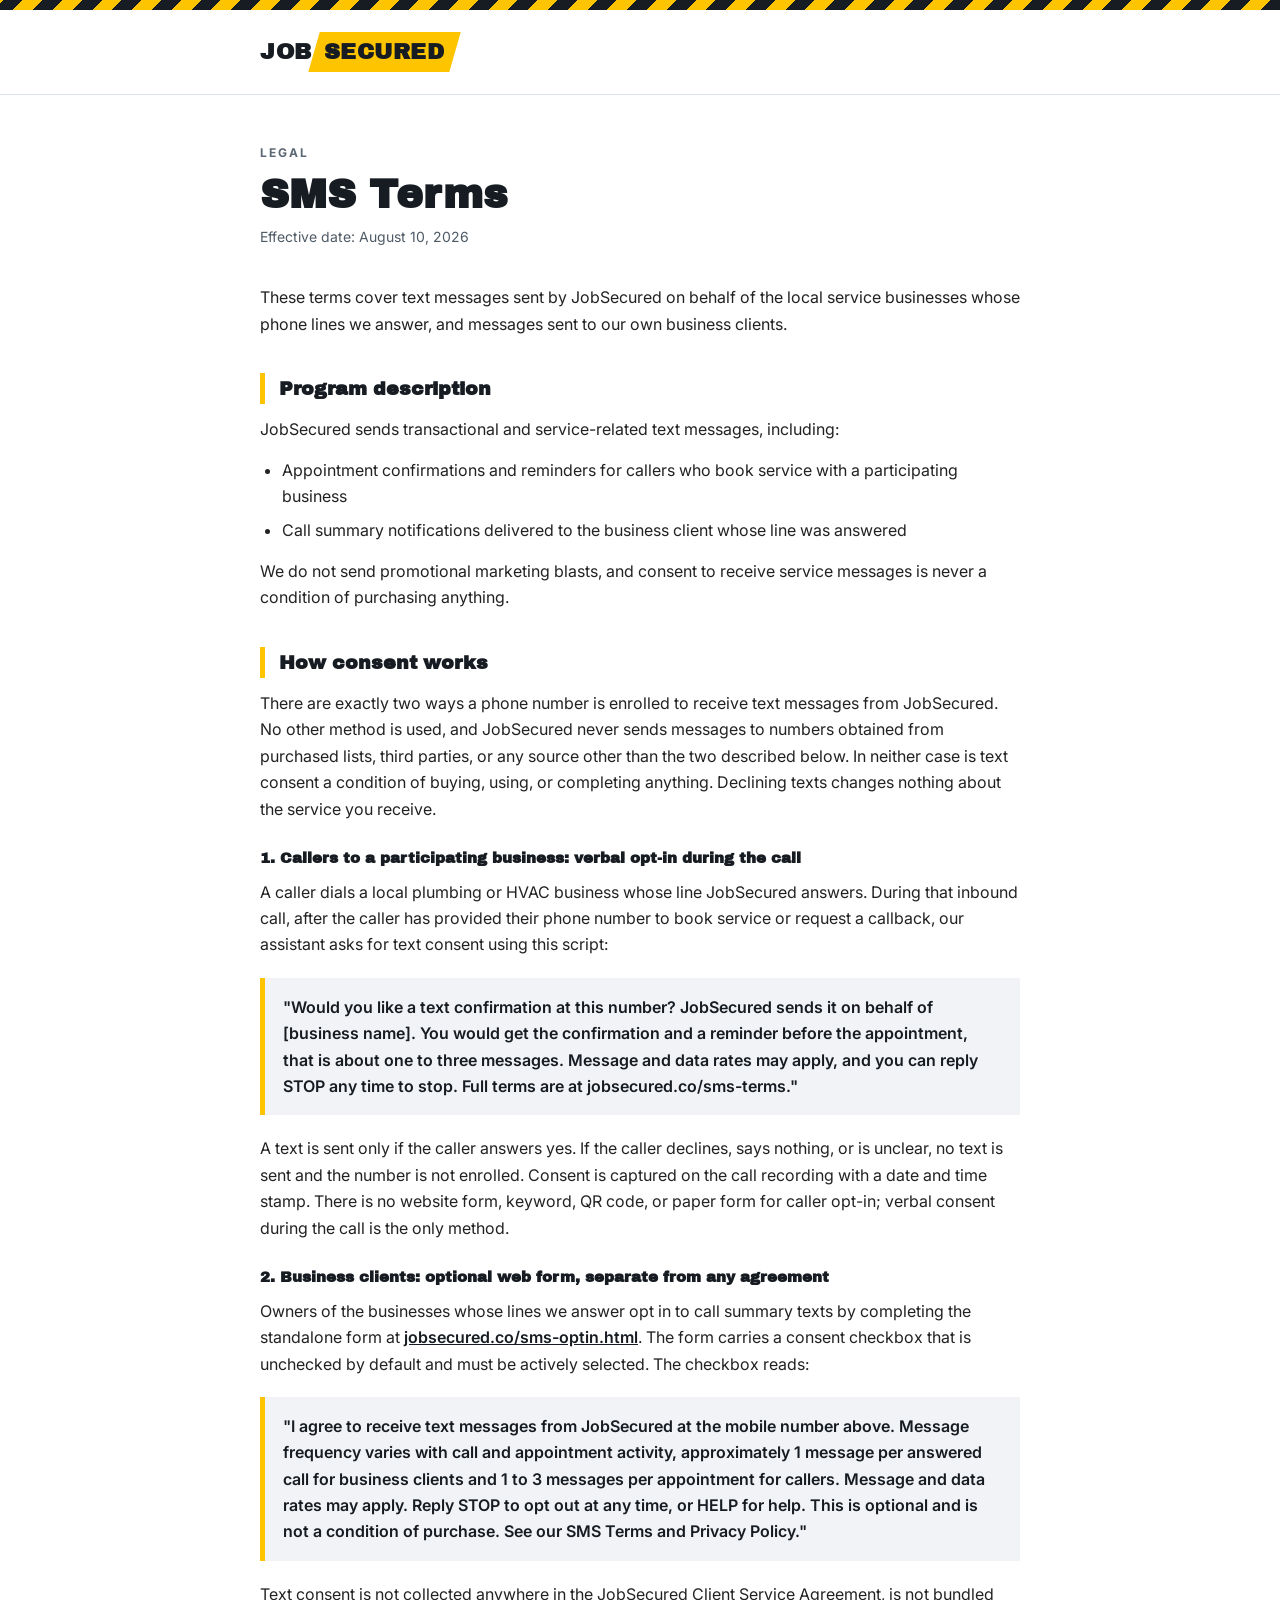
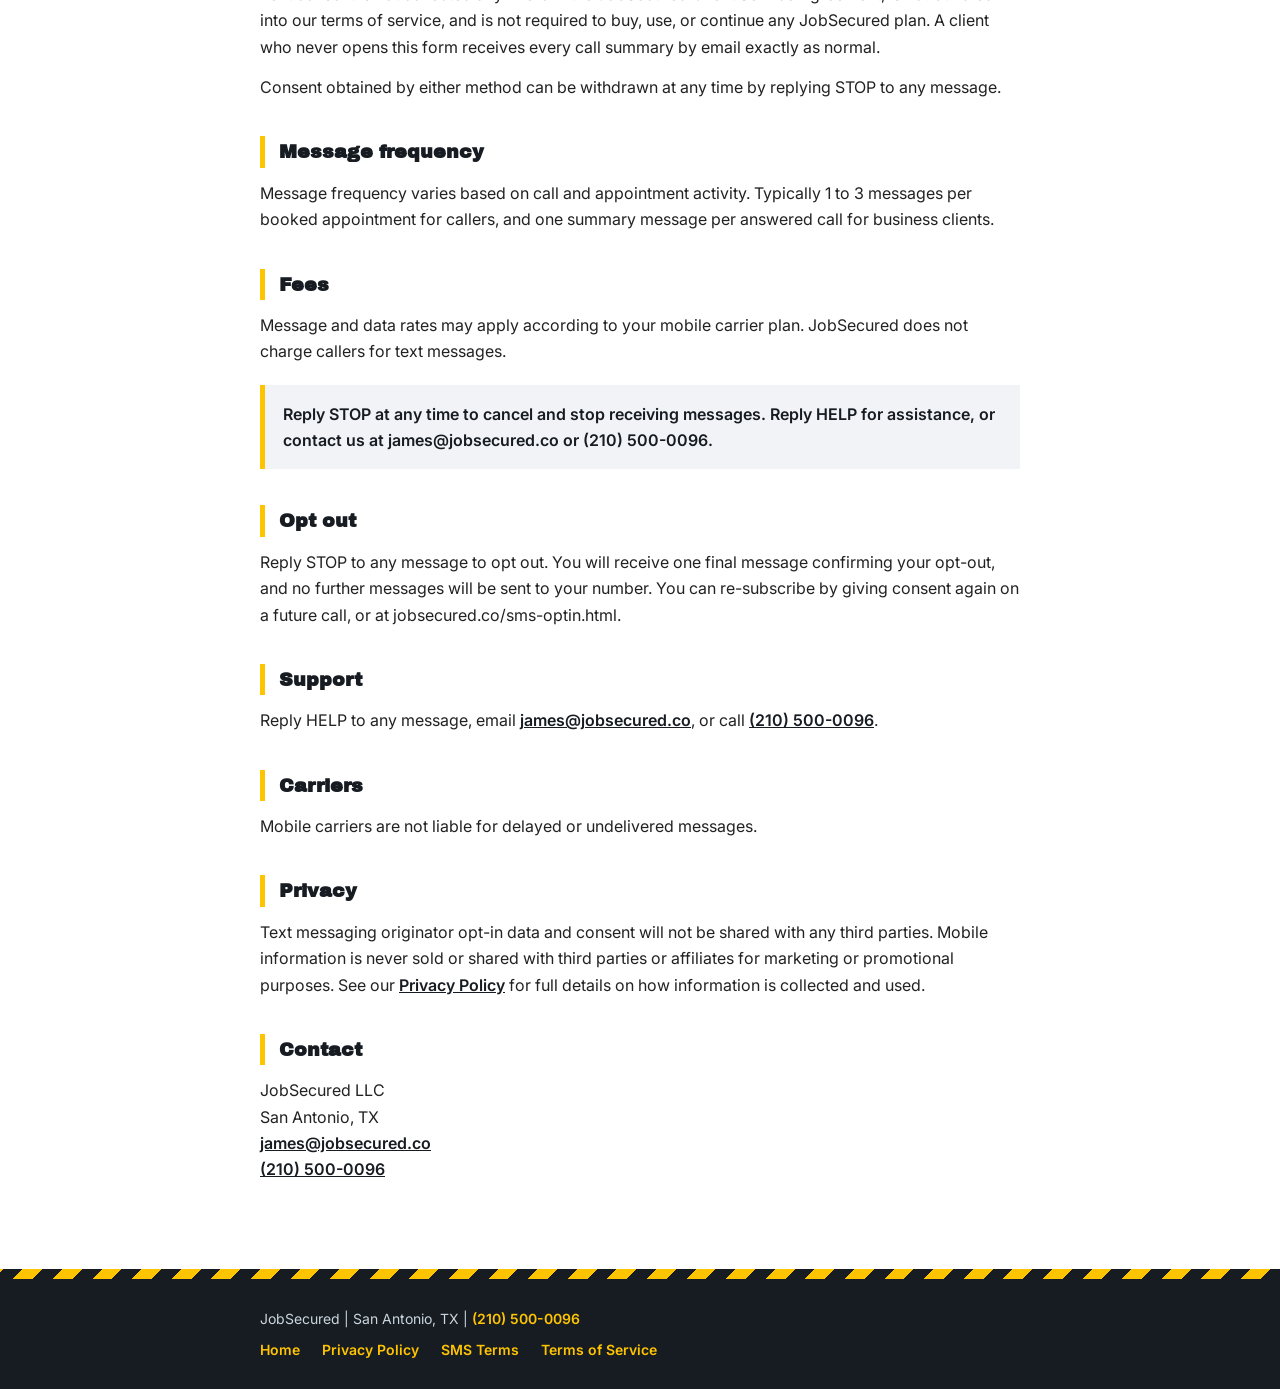
<file: sms-terms.html>
<!DOCTYPE html>
<html lang="en">
<head>
<meta charset="UTF-8">
<meta name="viewport" content="width=device-width, initial-scale=1.0">
<title>SMS Terms | JobSecured</title>
<meta name="description" content="JobSecured SMS program terms. Message types, frequency, opt-out instructions, and support information.">
<link rel="icon" href="favicon.svg" type="image/svg+xml">
<link rel="canonical" href="https://jobsecured.co/sms-terms.html">
<link rel="preconnect" href="https://fonts.googleapis.com">
<link rel="preconnect" href="https://fonts.gstatic.com" crossorigin>
<link href="https://fonts.googleapis.com/css2?family=Archivo+Black&family=Inter:wght@400;600;700&display=swap" rel="stylesheet">
<style>
  :root{
    --ink:#171C22;
    --yellow:#FFC400;
    --grey:#4E5A66;
    --faint:#5C6874;
    --panel:#F1F3F6;
    --line:#DDE2E8;
  }
  *{margin:0;padding:0;box-sizing:border-box}
  body{font-family:'Inter',-apple-system,sans-serif;color:var(--ink);background:#fff;line-height:1.65;font-size:16px}
  .hazard{height:10px;background:repeating-linear-gradient(-45deg,var(--ink) 0 14px,var(--yellow) 14px 28px)}
  header{padding:22px 24px;border-bottom:1px solid var(--line)}
  .wrap{max-width:760px;margin:0 auto}
  .wordmark{font-family:'Archivo Black',sans-serif;font-size:22px;letter-spacing:.5px;text-decoration:none;color:var(--ink);display:inline-block}
  .wordmark .swipe{position:relative;display:inline-block;padding:2px 10px;margin-left:2px}
  .wordmark .swipe::before{content:"";position:absolute;inset:0;background:var(--yellow);transform:skewX(-16deg);z-index:-1}
  main{padding:48px 24px 72px}
  .eyebrow{font-weight:700;font-size:12px;letter-spacing:2px;text-transform:uppercase;color:var(--faint);margin-bottom:10px}
  h1{font-family:'Archivo Black',sans-serif;font-size:clamp(28px,5vw,40px);line-height:1.1;margin-bottom:8px}
  .effective{color:var(--grey);font-size:14px;margin-bottom:36px}
  h2{font-family:'Archivo Black',sans-serif;font-size:19px;margin:36px 0 12px;padding-left:14px;border-left:5px solid var(--yellow)}
  h3{font-family:'Archivo Black',sans-serif;font-size:15px;margin:24px 0 8px}
  p{margin-bottom:14px;color:#222}
  ul{margin:0 0 14px 22px}
  li{margin-bottom:8px;color:#222}
  .callout{background:var(--panel);border-left:5px solid var(--yellow);padding:16px 18px;margin:20px 0;font-weight:600}
  a{color:var(--ink);font-weight:600}
  footer{background:var(--ink);color:#CBD5DF;padding:28px 24px;font-size:14px}
  footer a{color:var(--yellow);text-decoration:none;font-weight:600}
  .footlinks{margin-top:8px}
  .footlinks a{margin-right:18px}
</style>
</head>
<body>
<div class="hazard hazard-top"></div>
<header>
  <div class="wrap">
    <a class="wordmark" href="index.html">JOB<span class="swipe">SECURED</span></a>
  </div>
</header>

<main>
  <div class="wrap">
    <p class="eyebrow">Legal</p>
    <h1>SMS Terms</h1>
    <p class="effective">Effective date: August 10, 2026</p>

    <p>These terms cover text messages sent by JobSecured on behalf of the local service businesses whose phone lines we answer, and messages sent to our own business clients.</p>

    <h2>Program description</h2>
    <p>JobSecured sends transactional and service-related text messages, including:</p>
    <ul>
      <li>Appointment confirmations and reminders for callers who book service with a participating business</li>
      <li>Call summary notifications delivered to the business client whose line was answered</li>
    </ul>
    <p>We do not send promotional marketing blasts, and consent to receive service messages is never a condition of purchasing anything.</p>

    <h2>How consent works</h2>
    <p>There are exactly two ways a phone number is enrolled to receive text messages from JobSecured. No other method is used, and JobSecured never sends messages to numbers obtained from purchased lists, third parties, or any source other than the two described below. In neither case is text consent a condition of buying, using, or completing anything. Declining texts changes nothing about the service you receive.</p>

    <h3>1. Callers to a participating business: verbal opt-in during the call</h3>
    <p>A caller dials a local plumbing or HVAC business whose line JobSecured answers. During that inbound call, after the caller has provided their phone number to book service or request a callback, our assistant asks for text consent using this script:</p>
    <div class="callout">"Would you like a text confirmation at this number? JobSecured sends it on behalf of [business name]. You would get the confirmation and a reminder before the appointment, that is about one to three messages. Message and data rates may apply, and you can reply STOP any time to stop. Full terms are at jobsecured.co/sms-terms."</div>
    <p>A text is sent only if the caller answers yes. If the caller declines, says nothing, or is unclear, no text is sent and the number is not enrolled. Consent is captured on the call recording with a date and time stamp. There is no website form, keyword, QR code, or paper form for caller opt-in; verbal consent during the call is the only method.</p>

    <h3>2. Business clients: optional web form, separate from any agreement</h3>
    <p>Owners of the businesses whose lines we answer opt in to call summary texts by completing the standalone form at <a href="sms-optin.html">jobsecured.co/sms-optin.html</a>. The form carries a consent checkbox that is unchecked by default and must be actively selected. The checkbox reads:</p>
    <div class="callout">"I agree to receive text messages from JobSecured at the mobile number above. Message frequency varies with call and appointment activity, approximately 1 message per answered call for business clients and 1 to 3 messages per appointment for callers. Message and data rates may apply. Reply STOP to opt out at any time, or HELP for help. This is optional and is not a condition of purchase. See our SMS Terms and Privacy Policy."</div>
    <p>Text consent is not collected anywhere in the JobSecured Client Service Agreement, is not bundled into our terms of service, and is not required to buy, use, or continue any JobSecured plan. A client who never opens this form receives every call summary by email exactly as normal.</p>

    <p>Consent obtained by either method can be withdrawn at any time by replying STOP to any message.</p>

    <h2>Message frequency</h2>
    <p>Message frequency varies based on call and appointment activity. Typically 1 to 3 messages per booked appointment for callers, and one summary message per answered call for business clients.</p>

    <h2>Fees</h2>
    <p>Message and data rates may apply according to your mobile carrier plan. JobSecured does not charge callers for text messages.</p>

    <div class="callout">Reply STOP at any time to cancel and stop receiving messages. Reply HELP for assistance, or contact us at james@jobsecured.co or (210) 500-0096.</div>

    <h2>Opt out</h2>
    <p>Reply STOP to any message to opt out. You will receive one final message confirming your opt-out, and no further messages will be sent to your number. You can re-subscribe by giving consent again on a future call, or at jobsecured.co/sms-optin.html.</p>

    <h2>Support</h2>
    <p>Reply HELP to any message, email <a href="mailto:james@jobsecured.co">james@jobsecured.co</a>, or call <a href="tel:+12105000096">(210) 500-0096</a>.</p>

    <h2>Carriers</h2>
    <p>Mobile carriers are not liable for delayed or undelivered messages.</p>

    <h2>Privacy</h2>
    <p>Text messaging originator opt-in data and consent will not be shared with any third parties. Mobile information is never sold or shared with third parties or affiliates for marketing or promotional purposes. See our <a href="privacy.html">Privacy Policy</a> for full details on how information is collected and used.</p>

    <h2>Contact</h2>
    <p>JobSecured LLC<br>
    San Antonio, TX<br>
    <a href="mailto:james@jobsecured.co">james@jobsecured.co</a><br>
    <a href="tel:+12105000096">(210) 500-0096</a></p>
  </div>
</main>

<div class="hazard"></div>
<footer>
  <div class="wrap">
    JobSecured | San Antonio, TX | <a href="tel:+12105000096">(210) 500-0096</a>
    <div class="footlinks">
      <a href="index.html">Home</a>
      <a href="privacy.html">Privacy Policy</a>
      <a href="sms-terms.html">SMS Terms</a>
      <a href="terms.html">Terms of Service</a>
    </div>
  </div>
</footer>
</body>
</html>
</file>
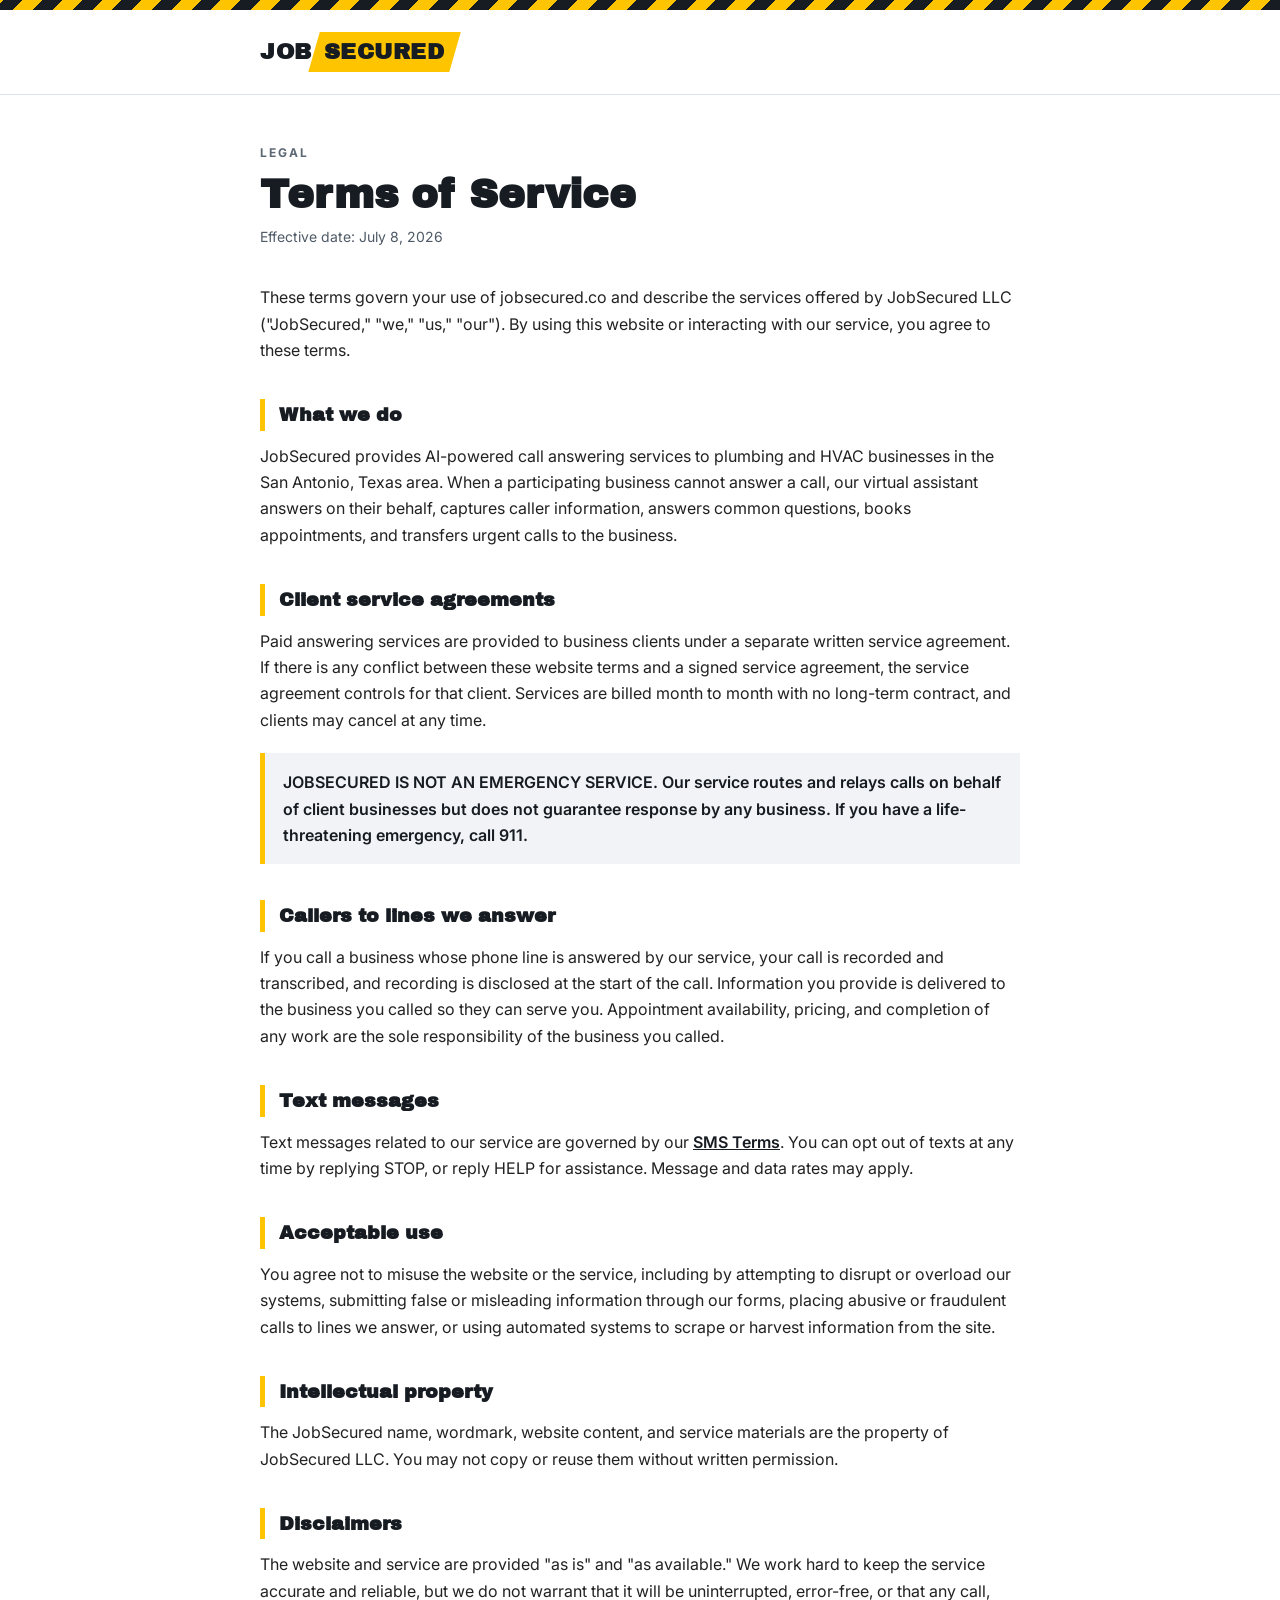
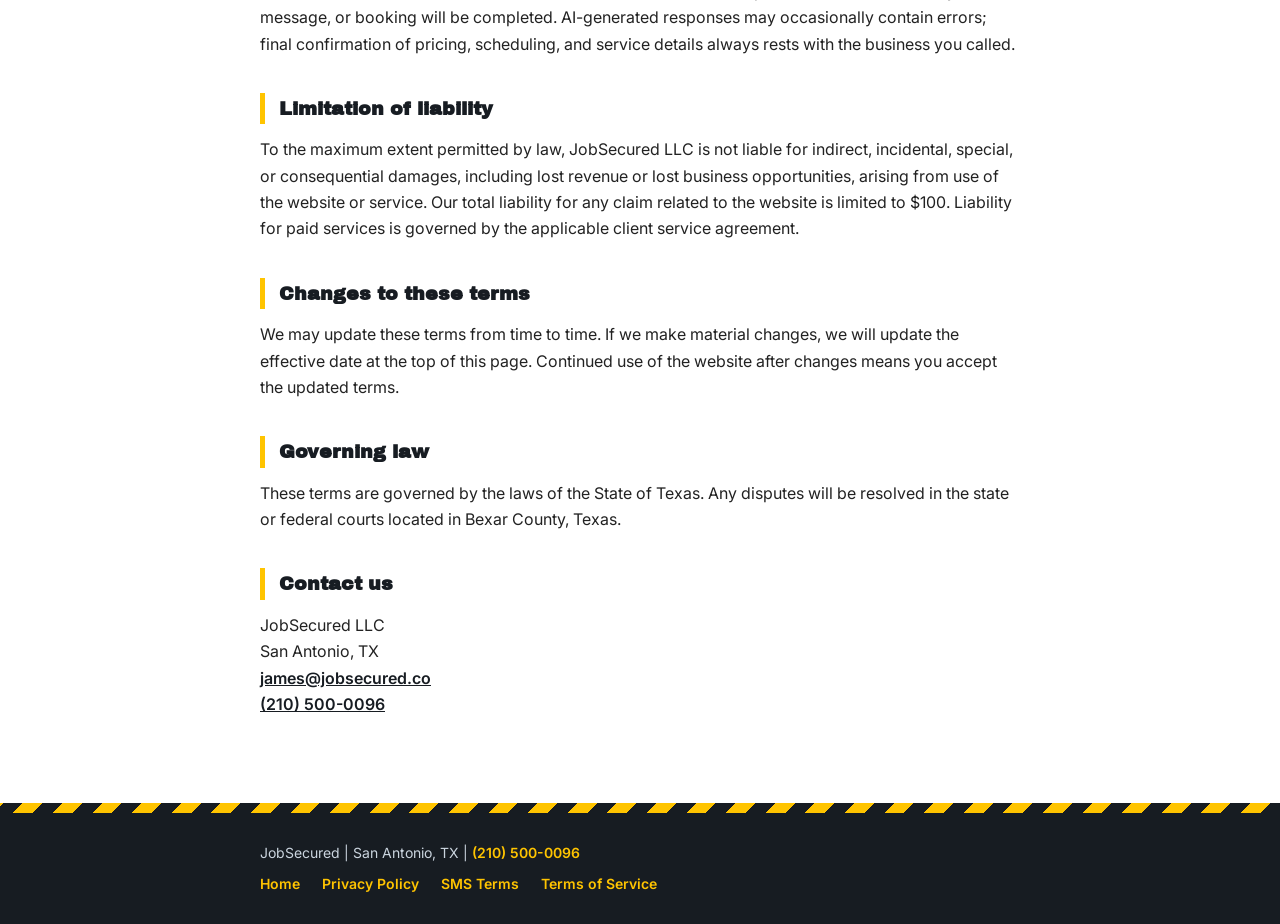
<file: terms.html>
<!DOCTYPE html>
<html lang="en">
<head>
<meta charset="UTF-8">
<meta name="viewport" content="width=device-width, initial-scale=1.0">
<title>Terms of Service | JobSecured</title>
<meta name="description" content="JobSecured terms of service. Service description, acceptable use, disclaimers, and contact information.">
<link rel="icon" href="favicon.svg" type="image/svg+xml">
<link rel="canonical" href="https://jobsecured.co/terms.html">
<link rel="preconnect" href="https://fonts.googleapis.com">
<link rel="preconnect" href="https://fonts.gstatic.com" crossorigin>
<link href="https://fonts.googleapis.com/css2?family=Archivo+Black&family=Inter:wght@400;600;700&display=swap" rel="stylesheet">
<style>
  :root{
    --ink:#171C22;
    --yellow:#FFC400;
    --grey:#4E5A66;
    --faint:#5C6874;
    --panel:#F1F3F6;
    --line:#DDE2E8;
  }
  *{margin:0;padding:0;box-sizing:border-box}
  body{font-family:'Inter',-apple-system,sans-serif;color:var(--ink);background:#fff;line-height:1.65;font-size:16px}
  .hazard{height:10px;background:repeating-linear-gradient(-45deg,var(--ink) 0 14px,var(--yellow) 14px 28px)}
  header{padding:22px 24px;border-bottom:1px solid var(--line)}
  .wrap{max-width:760px;margin:0 auto}
  .wordmark{font-family:'Archivo Black',sans-serif;font-size:22px;letter-spacing:.5px;text-decoration:none;color:var(--ink);display:inline-block}
  .wordmark .swipe{position:relative;display:inline-block;padding:2px 10px;margin-left:2px}
  .wordmark .swipe::before{content:"";position:absolute;inset:0;background:var(--yellow);transform:skewX(-16deg);z-index:-1}
  main{padding:48px 24px 72px}
  .eyebrow{font-weight:700;font-size:12px;letter-spacing:2px;text-transform:uppercase;color:var(--faint);margin-bottom:10px}
  h1{font-family:'Archivo Black',sans-serif;font-size:clamp(28px,5vw,40px);line-height:1.1;margin-bottom:8px}
  .effective{color:var(--grey);font-size:14px;margin-bottom:36px}
  h2{font-family:'Archivo Black',sans-serif;font-size:19px;margin:36px 0 12px;padding-left:14px;border-left:5px solid var(--yellow)}
  p{margin-bottom:14px;color:#222}
  ul{margin:0 0 14px 22px}
  li{margin-bottom:8px;color:#222}
  .callout{background:var(--panel);border-left:5px solid var(--yellow);padding:16px 18px;margin:20px 0;font-weight:600}
  a{color:var(--ink);font-weight:600}
  footer{background:var(--ink);color:#CBD5DF;padding:28px 24px;font-size:14px}
  footer a{color:var(--yellow);text-decoration:none;font-weight:600}
  .footlinks{margin-top:8px}
  .footlinks a{margin-right:18px}
</style>
</head>
<body>
<div class="hazard hazard-top"></div>
<header>
  <div class="wrap">
    <a class="wordmark" href="index.html">JOB<span class="swipe">SECURED</span></a>
  </div>
</header>

<main>
  <div class="wrap">
    <p class="eyebrow">Legal</p>
    <h1>Terms of Service</h1>
    <p class="effective">Effective date: July 8, 2026</p>

    <p>These terms govern your use of jobsecured.co and describe the services offered by JobSecured LLC ("JobSecured," "we," "us," "our"). By using this website or interacting with our service, you agree to these terms.</p>

    <h2>What we do</h2>
    <p>JobSecured provides AI-powered call answering services to plumbing and HVAC businesses in the San Antonio, Texas area. When a participating business cannot answer a call, our virtual assistant answers on their behalf, captures caller information, answers common questions, books appointments, and transfers urgent calls to the business.</p>

    <h2>Client service agreements</h2>
    <p>Paid answering services are provided to business clients under a separate written service agreement. If there is any conflict between these website terms and a signed service agreement, the service agreement controls for that client. Services are billed month to month with no long-term contract, and clients may cancel at any time.</p>

    <div class="callout">JOBSECURED IS NOT AN EMERGENCY SERVICE. Our service routes and relays calls on behalf of client businesses but does not guarantee response by any business. If you have a life-threatening emergency, call 911.</div>

    <h2>Callers to lines we answer</h2>
    <p>If you call a business whose phone line is answered by our service, your call is recorded and transcribed, and recording is disclosed at the start of the call. Information you provide is delivered to the business you called so they can serve you. Appointment availability, pricing, and completion of any work are the sole responsibility of the business you called.</p>

    <h2>Text messages</h2>
    <p>Text messages related to our service are governed by our <a href="sms-terms.html">SMS Terms</a>. You can opt out of texts at any time by replying STOP, or reply HELP for assistance. Message and data rates may apply.</p>

    <h2>Acceptable use</h2>
    <p>You agree not to misuse the website or the service, including by attempting to disrupt or overload our systems, submitting false or misleading information through our forms, placing abusive or fraudulent calls to lines we answer, or using automated systems to scrape or harvest information from the site.</p>

    <h2>Intellectual property</h2>
    <p>The JobSecured name, wordmark, website content, and service materials are the property of JobSecured LLC. You may not copy or reuse them without written permission.</p>

    <h2>Disclaimers</h2>
    <p>The website and service are provided "as is" and "as available." We work hard to keep the service accurate and reliable, but we do not warrant that it will be uninterrupted, error-free, or that any call, message, or booking will be completed. AI-generated responses may occasionally contain errors; final confirmation of pricing, scheduling, and service details always rests with the business you called.</p>

    <h2>Limitation of liability</h2>
    <p>To the maximum extent permitted by law, JobSecured LLC is not liable for indirect, incidental, special, or consequential damages, including lost revenue or lost business opportunities, arising from use of the website or service. Our total liability for any claim related to the website is limited to $100. Liability for paid services is governed by the applicable client service agreement.</p>

    <h2>Changes to these terms</h2>
    <p>We may update these terms from time to time. If we make material changes, we will update the effective date at the top of this page. Continued use of the website after changes means you accept the updated terms.</p>

    <h2>Governing law</h2>
    <p>These terms are governed by the laws of the State of Texas. Any disputes will be resolved in the state or federal courts located in Bexar County, Texas.</p>

    <h2>Contact us</h2>
    <p>JobSecured LLC<br>
    San Antonio, TX<br>
    <a href="mailto:james@jobsecured.co">james@jobsecured.co</a><br>
    <a href="tel:+12105000096">(210) 500-0096</a></p>
  </div>
</main>

<div class="hazard"></div>
<footer>
  <div class="wrap">
    JobSecured | San Antonio, TX | <a href="tel:+12105000096">(210) 500-0096</a>
    <div class="footlinks">
      <a href="index.html">Home</a>
      <a href="privacy.html">Privacy Policy</a>
      <a href="sms-terms.html">SMS Terms</a>
      <a href="terms.html">Terms of Service</a>
    </div>
  </div>
</footer>
</body>
</html>
</file>
<file: styles.css>
/* ==========================================================
   JobSecured - Day Shift design system
   Ink / safety yellow / hazard stripe. Mobile-first.
   ========================================================== */
:root{
  --paper:#F9F7F3;
  --ink:#171C22;
  --ink-soft:#242B33;
  --panel:#F1F3F6;
  --yellow:#FFC400;
  --yellow-hover:#FFD23D;
  --amber:#7A5F00;
  --grey:#4E5A66;
  --faint:#5C6874;
  --white:#FFFFFF;
  --line:#DDE2E8;
}
*{margin:0;padding:0;box-sizing:border-box}
html{scroll-behavior:smooth;scroll-padding-top:74px}
body{
  font-family:'Archivo',system-ui,-apple-system,sans-serif;
  color:var(--ink);
  background:var(--paper);
  line-height:1.55;
  -webkit-font-smoothing:antialiased;
}
a{color:inherit}
a:focus-visible,button:focus-visible,input:focus-visible{outline:3px solid var(--amber);outline-offset:2px}
img{max-width:100%;display:block}

.hazard{
  height:12px;
  background:repeating-linear-gradient(-55deg,var(--yellow) 0 14px,var(--ink) 14px 30px);
}
.hazard-top{
  background:var(--paper);
  border-bottom:1px solid var(--line);
}
.wrap{max-width:1060px;margin:0 auto;padding:0 20px}

/* ---------- header / nav ---------- */
header{
  position:sticky;top:0;z-index:40;
  background:var(--paper);
  border-bottom:1px solid var(--line);
}
.head-in{display:flex;align-items:center;gap:22px;padding:16px 0}
.wordmark{
  font-family:'Archivo Black',sans-serif;
  font-size:1.18rem;letter-spacing:.22em;text-decoration:none;
}
.main-nav{display:flex;gap:22px;margin-left:auto}
.main-nav a{
  text-decoration:none;font-weight:700;font-size:.86rem;color:var(--grey);
  padding:4px 0;border-bottom:2px solid transparent;
}
.main-nav a:hover{color:var(--ink);border-bottom-color:var(--yellow)}
.head-call{
  background:var(--ink);color:var(--white);
  font-weight:800;font-size:.88rem;text-decoration:none;
  padding:10px 18px;white-space:nowrap;
}
.head-call:hover{background:#000}
.nav-toggle{
  display:none;background:none;border:2px solid var(--ink);
  width:42px;height:38px;cursor:pointer;
  flex-direction:column;justify-content:center;align-items:center;gap:5px;
}
.nav-toggle span{width:18px;height:2px;background:var(--ink);transition:transform .2s,opacity .2s}
.nav-toggle[aria-expanded="true"] span:nth-child(1){transform:translateY(7px) rotate(45deg)}
.nav-toggle[aria-expanded="true"] span:nth-child(2){opacity:0}
.nav-toggle[aria-expanded="true"] span:nth-child(3){transform:translateY(-7px) rotate(-45deg)}
.mobile-nav{
  display:none;flex-direction:column;
  border-top:1px solid var(--line);background:var(--paper);
}
.mobile-nav.open{display:flex}
.mobile-nav a{
  text-decoration:none;font-weight:700;padding:15px 20px;
  border-bottom:1px solid var(--line);color:var(--ink);
}
.mobile-nav .mob-call{background:var(--yellow);text-align:center;font-weight:800}
@media(max-width:860px){
  .main-nav,.head-call{display:none}
  .nav-toggle{display:flex}
  .head-in{justify-content:space-between}
}

/* ---------- hero ---------- */
.hero{padding:64px 0 48px}
.hero h1{
  font-family:'Archivo Black',sans-serif;
  font-size:clamp(2.1rem,6vw,3.6rem);
  line-height:1.06;text-transform:uppercase;letter-spacing:-.01em;
}
.hl{display:inline-block;background:var(--yellow);padding:.04em .18em .1em;margin-top:.14em}
.lede{max-width:600px;margin:22px 0 30px;font-size:1.12rem;color:var(--grey)}
.cta-row{display:flex;gap:14px;flex-wrap:wrap}
.btn{
  display:inline-block;text-decoration:none;font-weight:800;
  padding:16px 26px;font-size:1.02rem;letter-spacing:.02em;
  border:2px solid var(--ink);cursor:pointer;
}
.btn-solid{background:var(--yellow);color:var(--ink)}
.btn-solid:hover{background:var(--yellow-hover)}
.btn-ghost{background:var(--paper);color:var(--ink)}
.btn-ghost:hover{background:var(--panel)}
.cta-note{margin-top:14px;font-size:.85rem;color:var(--faint)}

/* ---------- stats ---------- */
.stats{border-top:1px solid var(--line);border-bottom:1px solid var(--line)}
.stats-in{display:grid;grid-template-columns:repeat(3,1fr)}
.stat{padding:28px 24px;border-left:1px solid var(--line)}
.stat:first-child{border-left:none}
.stat .tick{width:26px;height:4px;background:var(--yellow);margin-bottom:10px}
.stat .big{font-family:'Archivo Black',sans-serif;font-size:1.9rem;line-height:1}
.stat .lbl{font-size:.9rem;color:var(--grey);margin-top:6px}
@media(max-width:720px){
  .stats-in{grid-template-columns:1fr}
  .stat{border-left:none;border-top:1px solid var(--line)}
  .stat:first-child{border-top:none}
}

/* ---------- sections ---------- */
section{padding:56px 0}
.kicker{
  font-weight:800;font-size:.8rem;letter-spacing:.22em;text-transform:uppercase;
  display:flex;align-items:center;gap:16px;margin-bottom:28px;
}
.kicker::after{content:"";flex:1;height:1px;background:var(--line)}
.kicker-dark{color:var(--yellow)}
.kicker-dark::after{background:#3A424C}

/* ---------- how it works ---------- */
.steps{display:grid;grid-template-columns:repeat(4,1fr);gap:28px}
.step .num{
  display:inline-block;background:var(--yellow);
  font-family:'Archivo Black',sans-serif;font-size:.95rem;
  padding:3px 9px;margin-bottom:12px;
}
.step h3{font-size:1rem;font-weight:800;margin-bottom:6px}
.step p{font-size:.9rem;color:var(--grey)}
@media(max-width:840px){.steps{grid-template-columns:repeat(2,1fr)}}
@media(max-width:520px){.steps{grid-template-columns:1fr}}

/* ---------- calculator ---------- */
.calc{background:var(--ink);color:var(--white)}
.calc-grid{display:grid;grid-template-columns:1fr 1fr;gap:44px;align-items:start}
.calc-controls label{
  display:flex;justify-content:space-between;align-items:baseline;
  font-weight:700;font-size:.95rem;margin:26px 0 10px;
}
.calc-controls label:first-child{margin-top:0}
.calc-val{
  font-family:'Archivo Black',sans-serif;color:var(--yellow);font-size:1.15rem;
}
input[type=range]{
  width:100%;appearance:none;-webkit-appearance:none;
  height:6px;background:#3A424C;border-radius:0;cursor:pointer;
}
input[type=range]::-webkit-slider-thumb{
  appearance:none;-webkit-appearance:none;
  width:26px;height:26px;background:var(--yellow);
  border:2px solid var(--ink);cursor:grab;
}
input[type=range]::-moz-range-thumb{
  width:26px;height:26px;background:var(--yellow);
  border:2px solid var(--ink);border-radius:0;cursor:grab;
}
.calc-fine{font-size:.8rem;color:#8C97A2;margin-top:22px}
.calc-result{
  background:var(--ink-soft);border:1px solid #3A424C;
  border-left:5px solid var(--yellow);padding:28px;
}
.calc-line{
  display:flex;justify-content:space-between;align-items:baseline;
  padding:8px 0;font-size:.95rem;color:#CBD5DF;
}
.calc-line strong{
  font-family:'Archivo Black',sans-serif;font-size:1.35rem;color:var(--white);
}
.calc-line strong small{font-size:.75rem;font-family:'Archivo',sans-serif;font-weight:700;color:#8C97A2}
.calc-divider{height:1px;background:#3A424C;margin:8px 0}
.calc-net strong{color:var(--yellow);font-size:1.9rem}
.calc-year{margin:16px 0 22px;font-size:.95rem;color:#CBD5DF}
.calc-year strong{color:var(--yellow)}
.calc-btn{width:100%;text-align:center;border-color:var(--yellow)}
@media(max-width:840px){.calc-grid{grid-template-columns:1fr}}

/* ---------- pricing ---------- */
.pricing{background:var(--panel);border-top:1px solid var(--line);border-bottom:1px solid var(--line)}
.tiers{display:grid;grid-template-columns:1fr 1.12fr 1fr;gap:16px;align-items:stretch}
.tier{
  background:var(--white);border:1px solid var(--line);
  border-left:5px solid var(--yellow);
  padding:26px 24px;position:relative;
  display:flex;flex-direction:column;
}
.tier.hot{
  background:var(--yellow);border:2px solid var(--ink);border-left:2px solid var(--ink);
  transform:translateY(-8px);
}
.chip{
  position:absolute;top:-13px;right:18px;
  background:var(--ink);color:var(--yellow);
  font-weight:800;font-size:.68rem;letter-spacing:.14em;
  padding:5px 12px;text-transform:uppercase;
}
.tier h3{font-family:'Archivo Black',sans-serif;font-size:1.05rem;text-transform:uppercase}
.tier .tag{font-style:italic;font-size:.86rem;color:var(--faint);margin:2px 0 14px}
.tier.hot .tag{color:#4A3F00}
.tier .price{font-family:'Archivo Black',sans-serif;font-size:2.4rem;line-height:1}
.tier.hot .price{font-size:2.9rem}
.tier .per{font-weight:800;font-size:.7rem;letter-spacing:.14em;color:var(--faint);margin:4px 0 16px}
.tier.hot .per{color:#4A3F00}
.tier ul{list-style:none;flex:1}
.tier li{font-size:.9rem;color:var(--grey);padding:5px 0 5px 18px;position:relative}
.tier.hot li{color:#1F1A05}
.tier li::before{content:">";position:absolute;left:0;font-weight:800;color:var(--amber)}
.tier.hot li::before{color:var(--ink)}
@media(max-width:840px){
  .tiers{grid-template-columns:1fr}
  .tier.hot{transform:none;order:-1;margin-top:14px}
}
.setup{
  display:flex;justify-content:space-between;gap:24px;flex-wrap:wrap;
  margin-top:28px;padding-top:24px;border-top:1px solid var(--line);
}
.setup .l b{font-size:.98rem}
.setup .l p,.setup .r p{font-size:.88rem;color:var(--grey)}
.setup .r{text-align:right}
.setup .r b{color:var(--amber);font-size:.85rem;letter-spacing:.06em;text-transform:uppercase}
@media(max-width:600px){.setup .r{text-align:left}}

/* ---------- FAQ ---------- */
.faq details{border-bottom:1px solid var(--line)}
.faq summary{
  cursor:pointer;font-weight:800;font-size:1rem;padding:18px 0;
  list-style:none;display:flex;justify-content:space-between;align-items:center;gap:16px;
}
.faq summary::-webkit-details-marker{display:none}
.faq summary::after{content:"+";font-family:'Archivo Black',sans-serif;color:var(--amber);font-size:1.2rem}
.faq details[open] summary::after{content:"-"}
.faq .a{padding:0 0 20px;font-size:.95rem;color:var(--grey);max-width:720px}

/* ---------- contact / lead form ---------- */
.contact{background:var(--panel);border-top:1px solid var(--line)}
.contact-grid{display:grid;grid-template-columns:1fr 1fr;gap:44px;align-items:start}
.contact-copy h2{font-family:'Archivo Black',sans-serif;font-size:1.6rem;text-transform:uppercase;margin-bottom:12px}
.contact-copy p{color:var(--grey);max-width:420px}
.lead-form{background:var(--white);border:1px solid var(--line);border-top:5px solid var(--yellow);padding:26px}
.lead-form label{display:block;font-weight:700;font-size:.88rem;margin-bottom:16px}
.lead-form .opt{color:var(--faint);font-weight:400}
.lead-form input{
  display:block;width:100%;margin-top:6px;
  padding:12px 14px;font-size:1rem;font-family:inherit;
  border:1px solid var(--line);background:var(--white);
}
.lead-form input:focus{border-color:var(--ink)}
.lead-form .btn{width:100%;text-align:center}
.form-fine{margin-top:12px;font-size:.8rem;color:var(--faint)}
.form-success{
  background:var(--white);border:1px solid var(--line);border-top:5px solid var(--yellow);
  padding:34px 26px;font-weight:700;
}
@media(max-width:840px){.contact-grid{grid-template-columns:1fr}}

/* ---------- final CTA / footer ---------- */
.final{background:var(--ink);color:var(--white);text-align:center;padding:72px 20px}
.final h2{font-family:'Archivo Black',sans-serif;font-size:clamp(1.5rem,4.4vw,2.3rem);text-transform:uppercase;line-height:1.15}
.final p{color:#CBD5DF;margin:14px auto 30px;max-width:520px}
.final .btn-solid{border-color:var(--yellow)}
footer{background:var(--ink);color:#CBD5DF;padding:26px 0 96px;border-top:1px solid #2A313A}
.foot-in{display:flex;justify-content:space-between;flex-wrap:wrap;gap:12px;font-size:.9rem}
.foot-in .ph{color:var(--yellow);font-weight:800;text-decoration:none;font-size:1.05rem}
@media(min-width:721px){footer{padding-bottom:26px}}

/* ---------- sticky mobile call bar ---------- */
.callbar{
  position:fixed;bottom:0;left:0;right:0;z-index:50;display:none;
  background:var(--yellow);border-top:2px solid var(--ink);
  padding:14px 16px calc(14px + env(safe-area-inset-bottom));
  text-align:center;text-decoration:none;
  font-family:'Archivo Black',sans-serif;font-size:1rem;color:var(--ink);
  letter-spacing:.03em;text-transform:uppercase;
}
@media(max-width:720px){.callbar{display:block}}

/* ---------- scroll reveals ---------- */
.js-ready .reveal{opacity:0;transform:translateY(14px);transition:opacity .5s ease,transform .5s ease}
.js-ready .reveal.in{opacity:1;transform:none}
@media (prefers-reduced-motion: reduce){
  html{scroll-behavior:auto}
  *{animation:none!important;transition:none!important}
  .js-ready .reveal{opacity:1;transform:none}
}

/* ---------- alt text-cta ---------- */
.alt-cta{margin-top:18px;font-size:.9rem;color:#8C97A2}
.alt-cta a{color:var(--yellow);font-weight:700}

/* ---------- local trust / testimonials ---------- */
.local-grid{display:grid;grid-template-columns:repeat(3,1fr);gap:16px}
.local-card{
  background:var(--panel);border:1px solid var(--line);
  border-top:5px solid var(--yellow);padding:24px;
}
.local-card h3{font-size:1rem;font-weight:800;margin-bottom:8px}
.local-card p{font-size:.9rem;color:var(--grey)}
.quotes{margin-top:28px;display:grid;gap:16px}
.quote{
  background:var(--white);border:1px solid var(--line);
  border-left:5px solid var(--yellow);padding:22px 24px;
}
.quote p{font-size:1.02rem;font-style:italic}
.quote cite{display:block;margin-top:10px;font-style:normal;font-weight:700;font-size:.85rem;color:var(--grey)}
@media(max-width:840px){.local-grid{grid-template-columns:1fr}}

/* ---------- google review band ---------- */
.review-band{
  background:var(--ink);
  color:var(--white);
  padding:56px 0;
}
.review-in{
  display:flex;align-items:center;justify-content:space-between;
  gap:28px;flex-wrap:wrap;
}
.review-stars{display:flex;gap:4px;color:var(--yellow);margin-bottom:12px}
.review-copy h2{font-size:1.5rem;font-weight:800;margin-bottom:8px}
.review-copy p{max-width:520px;color:#C4CCD4;font-size:.95rem}
.review-btn{white-space:nowrap}
@media(max-width:840px){
  .review-in{flex-direction:column;align-items:flex-start}
}

/* ---------- wordmark highlight (marker-swipe, matches Logo A) ---------- */
.wm-hl{
  position:relative;
  isolation:isolate;
  padding:2px 12px 3px 9px;
  margin-left:5px;
}
.wm-hl::before{
  content:"";
  position:absolute;
  inset:0;
  background:var(--yellow);
  transform:skewX(-16deg);
  z-index:-1;
}

/* ---------- accessibility + header spacing (Jul 2026) ---------- */
/* breathing room so the wordmark doesn't hug the screen edge */
header .wrap{padding:0 30px}
.mobile-nav a{padding-left:30px;padding-right:30px}

/* keyboard focus on FAQ accordions (summary wasn't covered) */
summary:focus-visible{outline:3px solid var(--amber);outline-offset:2px}

/* skip link for keyboard and screen reader users */
.skip-link{
  position:absolute;left:-9999px;top:0;z-index:60;
  background:var(--ink);color:var(--yellow);
  font-weight:800;padding:12px 18px;text-decoration:none;
}
.skip-link:focus{left:0}
</file>
